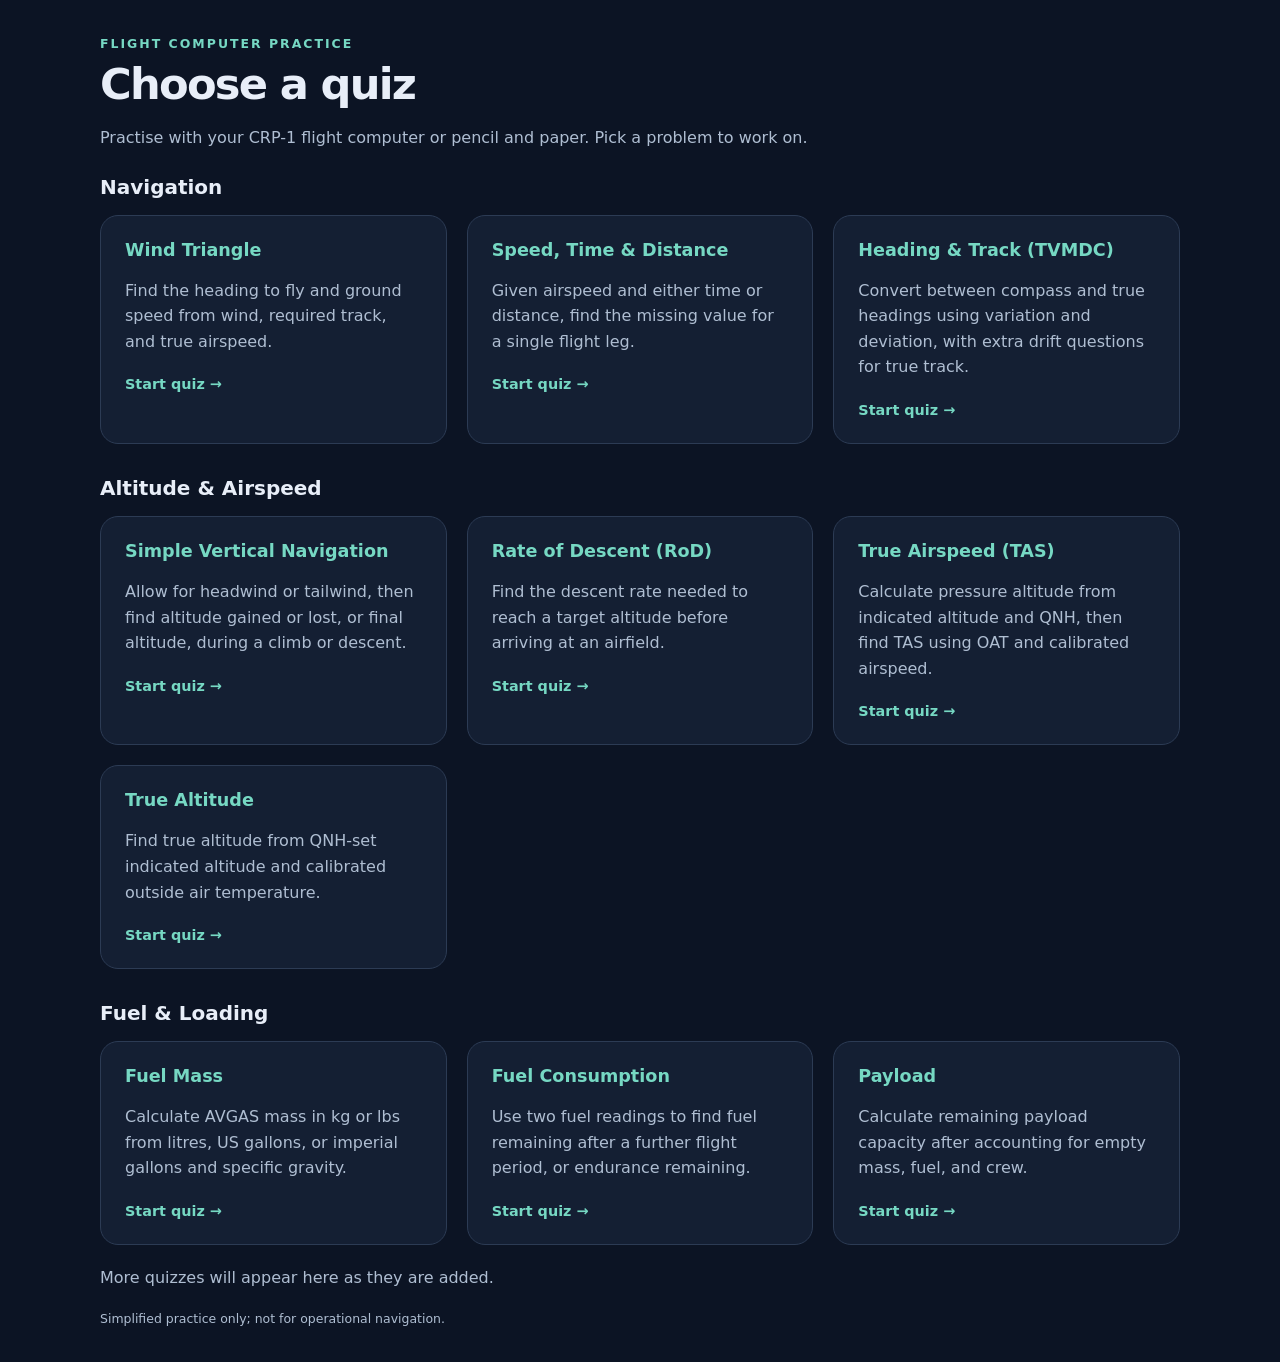
<file: index.html>
<!doctype html>
<html lang="en">
<head>
  <meta charset="utf-8">
  <meta name="viewport" content="width=device-width, initial-scale=1">
  <meta name="color-scheme" content="dark">
  <title>Flight Computer Quizzes</title>
  <link rel="stylesheet" href="assets/theme.css">
</head>
<body>
  <main>
    <header>
      <div class="eyebrow">Flight computer practice</div>
      <h1>Choose a quiz</h1>
      <p class="muted">Practise with your CRP-1 flight computer or pencil and paper. Pick a problem to work on.</p>
    </header>
    <nav aria-label="Available quizzes">
      <section class="quiz-group" aria-labelledby="navigation-topic">
        <h2 id="navigation-topic">Navigation</h2>
        <ul class="quiz-list">
          <li>
            <a class="panel quiz-card" href="wind-triangle-quiz.html">
              <h3>Wind Triangle</h3>
              <p class="muted">Find the heading to fly and ground speed from wind, required track, and true airspeed.</p>
              <span class="quiz-action">Start quiz &rarr;</span>
            </a>
          </li>
          <li>
            <a class="panel quiz-card" href="speed-time-distance-quiz.html">
              <h3>Speed, Time &amp; Distance</h3>
              <p class="muted">Given airspeed and either time or distance, find the missing value for a single flight leg.</p>
              <span class="quiz-action">Start quiz &rarr;</span>
            </a>
          </li>
          <li>
            <a class="panel quiz-card" href="heading-track-quiz.html">
              <h3>Heading &amp; Track (TVMDC)</h3>
              <p class="muted">Convert between compass and true headings using variation and deviation, with extra drift questions for true track.</p>
              <span class="quiz-action">Start quiz &rarr;</span>
            </a>
          </li>
        </ul>
      </section>
      <section class="quiz-group" aria-labelledby="altitude-topic">
        <h2 id="altitude-topic">Altitude &amp; Airspeed</h2>
        <ul class="quiz-list">
          <li>
            <a class="panel quiz-card" href="simple-vertical-navigation-quiz.html">
              <h3>Simple Vertical Navigation</h3>
              <p class="muted">Allow for headwind or tailwind, then find altitude gained or lost, or final altitude, during a climb or descent.</p>
              <span class="quiz-action">Start quiz &rarr;</span>
            </a>
          </li>
          <li>
            <a class="panel quiz-card" href="rate-of-descent-quiz.html">
              <h3>Rate of Descent (RoD)</h3>
              <p class="muted">Find the descent rate needed to reach a target altitude before arriving at an airfield.</p>
              <span class="quiz-action">Start quiz &rarr;</span>
            </a>
          </li>
          <li>
            <a class="panel quiz-card" href="true-airspeed-quiz.html">
              <h3>True Airspeed (TAS)</h3>
              <p class="muted">Calculate pressure altitude from indicated altitude and QNH, then find TAS using OAT and calibrated airspeed.</p>
              <span class="quiz-action">Start quiz &rarr;</span>
            </a>
          </li>
          <li>
            <a class="panel quiz-card" href="true-altitude-quiz.html">
              <h3>True Altitude</h3>
              <p class="muted">Find true altitude from QNH-set indicated altitude and calibrated outside air temperature.</p>
              <span class="quiz-action">Start quiz &rarr;</span>
            </a>
          </li>
        </ul>
      </section>
      <section class="quiz-group" aria-labelledby="fuel-topic">
        <h2 id="fuel-topic">Fuel &amp; Loading</h2>
        <ul class="quiz-list">
          <li>
            <a class="panel quiz-card" href="fuel-mass-quiz.html">
              <h3>Fuel Mass</h3>
              <p class="muted">Calculate AVGAS mass in kg or lbs from litres, US gallons, or imperial gallons and specific gravity.</p>
              <span class="quiz-action">Start quiz &rarr;</span>
            </a>
          </li>
          <li>
            <a class="panel quiz-card" href="fuel-consumption-quiz.html">
              <h3>Fuel Consumption</h3>
              <p class="muted">Use two fuel readings to find fuel remaining after a further flight period, or endurance remaining.</p>
              <span class="quiz-action">Start quiz &rarr;</span>
            </a>
          </li>
          <li>
            <a class="panel quiz-card" href="payload-quiz.html">
              <h3>Payload</h3>
              <p class="muted">Calculate remaining payload capacity after accounting for empty mass, fuel, and crew.</p>
              <span class="quiz-action">Start quiz &rarr;</span>
            </a>
          </li>
        </ul>
      </section>
    </nav>
    <p class="muted">More quizzes will appear here as they are added.</p>
    <footer>Simplified practice only; not for operational navigation.</footer>
  </main>
</body>
</html>
</file>
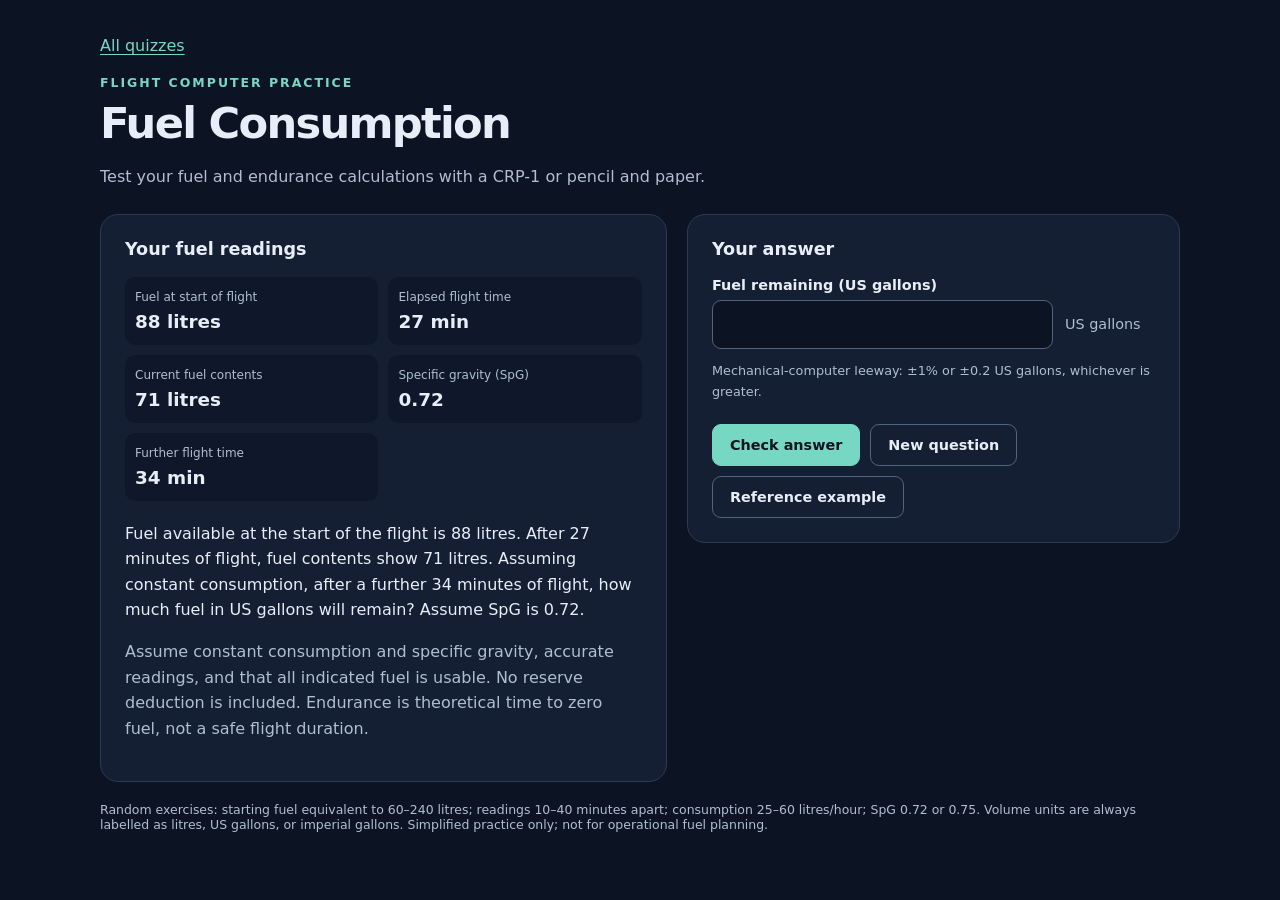
<file: fuel-consumption-quiz.html>
<!doctype html>
<html lang="en">
<head>
  <meta charset="utf-8">
  <meta name="viewport" content="width=device-width, initial-scale=1">
  <meta name="color-scheme" content="dark">
  <title>Fuel Consumption | Navigation Quiz</title>
  <link rel="stylesheet" href="assets/theme.css">
  <style>
    .parameters { grid-template-columns: repeat(2, minmax(0, 1fr)); }
    .unit { width: 90px; flex-shrink: 0; font-size: .9rem; }
  </style>
</head>
<body>
  <main>
    <header>
      <nav aria-label="Quiz navigation"><a href="index.html">All quizzes</a></nav>
      <div class="eyebrow">Flight computer practice</div>
      <h1>Fuel Consumption</h1>
      <p class="muted">Test your fuel and endurance calculations with a CRP-1 or pencil and paper.</p>
    </header>
    <div class="layout">
      <section class="panel" aria-labelledby="scenario-title">
        <h2 id="scenario-title">Your fuel readings</h2>
        <dl class="parameters">
          <div><dt>Fuel at start of flight</dt><dd id="initial-value"></dd></div>
          <div><dt>Elapsed flight time</dt><dd id="elapsed-value"></dd></div>
          <div><dt>Current fuel contents</dt><dd id="current-value"></dd></div>
          <div><dt>Specific gravity (SpG)</dt><dd id="spg-value"></dd></div>
          <div id="further-parameter" hidden><dt>Further flight time</dt><dd id="further-value"></dd></div>
        </dl>
        <p id="question-text"></p>
        <p class="muted">Assume constant consumption and specific gravity, accurate readings, and that all indicated fuel is usable. No reserve deduction is included. Endurance is theoretical time to zero fuel, not a safe flight duration.</p>
      </section>
      <section class="panel" aria-labelledby="answer-title">
        <h2 id="answer-title">Your answer</h2>
        <form id="quiz-form">
          <label id="answer-label" for="answer">Fuel remaining</label>
          <div class="input-row">
            <input id="answer" name="answer" type="number" min="0" step="any" required inputmode="decimal" autocomplete="off" aria-describedby="tolerance">
            <span id="answer-unit" class="unit"></span>
          </div>
          <p id="tolerance" class="muted tolerance"></p>
          <div class="buttons">
            <button class="primary" type="submit">Check answer</button>
            <button id="new-question" type="button">New question</button>
            <button id="reference-example" type="button">Reference example</button>
          </div>
        </form>
        <div id="feedback" role="status" aria-live="polite" aria-atomic="true" hidden></div>
      </section>
    </div>
    <footer>Random exercises: starting fuel equivalent to 60&ndash;240 litres; readings 10&ndash;40 minutes apart; consumption 25&ndash;60 litres/hour; SpG 0.72 or 0.75. Volume units are always labelled as litres, US gallons, or imperial gallons. Simplified practice only; not for operational fuel planning.</footer>
  </main>
  <script src="assets/fuel.js"></script>
  <script>
    "use strict";

    const ANSWER_UNITS = Object.freeze({
      litres: { label: VOLUME_UNITS.litres.label, minimumTolerance: 0.5 },
      usGallons: { label: VOLUME_UNITS.usGallons.label, minimumTolerance: 0.2 },
      imperialGallons: { label: VOLUME_UNITS.imperialGallons.label, minimumTolerance: 0.2 },
      kg: MASS_UNITS.kg,
      lbs: MASS_UNITS.lbs,
      minutes: { label: "min", minimumTolerance: 1 }
    });

    function solveFuelConsumption({ kind, initialQuantity, currentQuantity, volumeUnit, elapsedMinutes, furtherMinutes, specificGravity, answerUnit }) {
      if (kind !== "fuel" && kind !== "endurance") {
        throw new Error("Question must ask for fuel remaining or endurance remaining.");
      }
      if (!Object.hasOwn(ANSWER_UNITS, answerUnit) ||
          (kind === "endurance" ? answerUnit !== "minutes" : answerUnit === "minutes")) {
        throw new Error("Answer unit must match the requested fuel quantity or endurance.");
      }
      if (![initialQuantity, currentQuantity, elapsedMinutes, specificGravity].every(Number.isFinite) ||
          currentQuantity < 0 || initialQuantity <= currentQuantity || elapsedMinutes <= 0 || specificGravity <= 0) {
        throw new Error("Fuel must decrease between readings; time and specific gravity must be finite and positive.");
      }
      const usedVolume = initialQuantity - currentQuantity;
      const burnPerMinute = usedVolume / elapsedMinutes;
      const burnLitresPerHour = fuelVolumeToLitres(usedVolume, volumeUnit) * 60 / elapsedMinutes;
      const enduranceMinutes = currentQuantity / burnPerMinute;
      if (![burnPerMinute, burnLitresPerHour].every(value => Number.isFinite(value) && value > 0) ||
          !Number.isFinite(enduranceMinutes) || enduranceMinutes < 0) {
        throw new Error("Fuel readings must yield finite consumption and endurance.");
      }
      const common = { usedVolume, burnPerMinute, burnLitresPerHour, enduranceMinutes, answerUnit };
      if (kind === "endurance") return { ...common, answer: enduranceMinutes };
      if (!Number.isFinite(furtherMinutes) || furtherMinutes < 0 || furtherMinutes > enduranceMinutes) {
        throw new Error("Further flight time must be finite, nonnegative, and no longer than remaining endurance.");
      }
      const remainingVolume = furtherMinutes === enduranceMinutes ? 0 : currentQuantity - burnPerMinute * furtherMinutes;
      const remainingLitres = fuelVolumeToLitres(remainingVolume, volumeUnit);
      const answer = fuelQuantityFromLitres(remainingLitres, answerUnit, specificGravity);
      return { ...common, remainingVolume, remainingLitres, answer };
    }

    function gradeConsumption(answer, solution) {
      if (!Object.hasOwn(ANSWER_UNITS, solution.answerUnit) ||
          !Number.isFinite(answer) || answer < 0 || !Number.isFinite(solution.answer) || solution.answer < 0) {
        throw new Error("Answer and solution must be finite, nonnegative quantities in a supported unit.");
      }
      const tolerance = Math.max(ANSWER_UNITS[solution.answerUnit].minimumTolerance, solution.answer * 0.01);
      const error = Math.abs(answer - solution.answer);
      return { error, tolerance, passed: error <= tolerance + 1e-9 };
    }

    function randomInt(min, max) {
      return Math.floor(Math.random() * (max - min + 1)) + min;
    }

    function generateQuestion() {
      const volumeUnits = Object.keys(VOLUME_UNITS);
      const volumeUnit = volumeUnits[randomInt(0, volumeUnits.length - 1)];
      const litresPerUnit = VOLUME_UNITS[volumeUnit].litresPerUnit;
      const initialQuantity = randomInt(Math.ceil(60 / litresPerUnit), Math.floor(240 / litresPerUnit));
      const elapsedMinutes = randomInt(10, 40);
      const minUsed = Math.ceil(25 * elapsedMinutes / (60 * litresPerUnit));
      const maxUsed = Math.min(Math.floor(initialQuantity / 2), Math.floor(60 * elapsedMinutes / (60 * litresPerUnit)));
      const usedVolume = randomInt(minUsed, maxUsed);
      const currentQuantity = initialQuantity - usedVolume;
      const kind = Math.random() < 0.5 ? "fuel" : "endurance";
      const question = {
        kind, initialQuantity, currentQuantity, volumeUnit, elapsedMinutes,
        specificGravity: Math.random() < 0.5 ? 0.72 : 0.75, answerUnit: "minutes"
      };
      if (kind === "fuel") {
        const fuelUnits = [...Object.keys(VOLUME_UNITS), ...Object.keys(MASS_UNITS)];
        question.answerUnit = fuelUnits[randomInt(0, fuelUnits.length - 1)];
        const enduranceMinutes = currentQuantity * elapsedMinutes / usedVolume;
        question.furtherMinutes = randomInt(10, Math.min(180, Math.floor(enduranceMinutes * 0.8)));
      }
      return question;
    }

    const byId = id => document.getElementById(id);
    const form = byId("quiz-form");
    const feedback = byId("feedback");
    const answer = byId("answer");
    let question;
    let solution;

    function clearFeedback() {
      feedback.hidden = true;
      feedback.className = "";
      feedback.replaceChildren();
    }

    function setQuestion(next) {
      const nextSolution = solveFuelConsumption(next);
      question = next;
      solution = nextSolution;
      form.reset();
      clearFeedback();
      const volumeLabel = VOLUME_UNITS[question.volumeUnit].label;
      const answerLabel = ANSWER_UNITS[question.answerUnit].label;
      byId("initial-value").textContent = `${question.initialQuantity} ${volumeLabel}`;
      byId("elapsed-value").textContent = `${question.elapsedMinutes} min`;
      byId("current-value").textContent = `${question.currentQuantity} ${volumeLabel}`;
      byId("spg-value").textContent = String(question.specificGravity);
      byId("further-parameter").hidden = question.kind !== "fuel";
      byId("further-value").textContent = question.kind === "fuel" ? `${question.furtherMinutes} min` : "";
      const readings = `Fuel available at the start of the flight is ${question.initialQuantity} ${volumeLabel}. ` +
        `After ${question.elapsedMinutes} minutes of flight, fuel contents show ${question.currentQuantity} ${volumeLabel}. `;
      byId("question-text").textContent = readings + (question.kind === "fuel"
        ? `Assuming constant consumption, after a further ${question.furtherMinutes} minutes of flight, how much fuel in ${answerLabel} will remain? Assume SpG is ${question.specificGravity}.`
        : `Assuming constant consumption, how many further minutes of flight remain from the current reading until fuel reaches zero? Assume SpG is ${question.specificGravity}.`);
      byId("answer-label").textContent = question.kind === "fuel" ? `Fuel remaining (${answerLabel})` : "Endurance remaining (minutes)";
      byId("answer-unit").textContent = answerLabel;
      byId("tolerance").textContent =
        `Mechanical-computer leeway: \u00b11% or \u00b1${ANSWER_UNITS[question.answerUnit].minimumTolerance} ${answerLabel}, whichever is greater.`;
    }

    form.addEventListener("input", clearFeedback);
    form.addEventListener("submit", event => {
      event.preventDefault();
      if (!form.reportValidity()) return;
      const result = gradeConsumption(answer.valueAsNumber, solution);
      feedback.hidden = false;
      feedback.className = result.passed ? "success" : "retry";
      feedback.replaceChildren();
      const title = document.createElement("strong");
      title.textContent = result.passed ? "Correct within mechanical-computer tolerance." : "Outside tolerance. Compare your calculation below.";
      feedback.appendChild(title);
      const volumeLabel = VOLUME_UNITS[question.volumeUnit].label;
      const answerLabel = ANSWER_UNITS[question.answerUnit].label;
      const texts = [
        `${question.kind === "fuel" ? "Fuel" : "Endurance"} remaining: ${solution.answer.toFixed(1)} ${answerLabel}.`,
        `Fuel consumed: ${question.initialQuantity} - ${question.currentQuantity} = ${solution.usedVolume} ${volumeLabel}.`,
        `Consumption: ${solution.usedVolume} / ${question.elapsedMinutes} = ${solution.burnPerMinute.toFixed(4)} ${volumeLabel}/min (${solution.burnLitresPerHour.toFixed(2)} litres/hour).`
      ];
      if (question.kind === "fuel") {
        texts.push(
          `Fuel remaining after the further flight period: ${question.currentQuantity} - (${solution.burnPerMinute.toFixed(4)} \u00d7 ${question.furtherMinutes}) = ${solution.remainingVolume.toFixed(3)} ${volumeLabel}.`,
          `Equivalent fuel remaining: ${solution.remainingLitres.toFixed(3)} litres.`,
          `Mass remaining: ${solution.remainingLitres.toFixed(3)} \u00d7 ${question.specificGravity} = ${fuelQuantityFromLitres(solution.remainingLitres, "kg", question.specificGravity).toFixed(3)} kg, or ${fuelQuantityFromLitres(solution.remainingLitres, "lbs", question.specificGravity).toFixed(3)} lbs.`
        );
      } else {
        texts.push(`Endurance from the current reading: ${question.currentQuantity} / ${solution.burnPerMinute.toFixed(4)} = ${solution.enduranceMinutes.toFixed(1)} min. Specific gravity does not change this volume-based time calculation.`);
      }
      texts.push(`Your error: ${result.error.toFixed(2)} ${answerLabel}. Allowed leeway: \u00b1${result.tolerance.toFixed(2)} ${answerLabel}.`);
      for (const text of texts) {
        const paragraph = document.createElement("p");
        paragraph.className = "answer";
        paragraph.textContent = text;
        feedback.appendChild(paragraph);
      }
    });

    byId("new-question").addEventListener("click", () => {
      setQuestion(generateQuestion());
      answer.focus();
    });
    byId("reference-example").addEventListener("click", () => {
      setQuestion({
        kind: "fuel", initialQuantity: 42, currentQuantity: 36, volumeUnit: "usGallons",
        elapsedMinutes: 24, furtherMinutes: 48, specificGravity: 0.75, answerUnit: "kg"
      });
      answer.focus();
    });
    setQuestion(generateQuestion());
  </script>
</body>
</html>
</file>
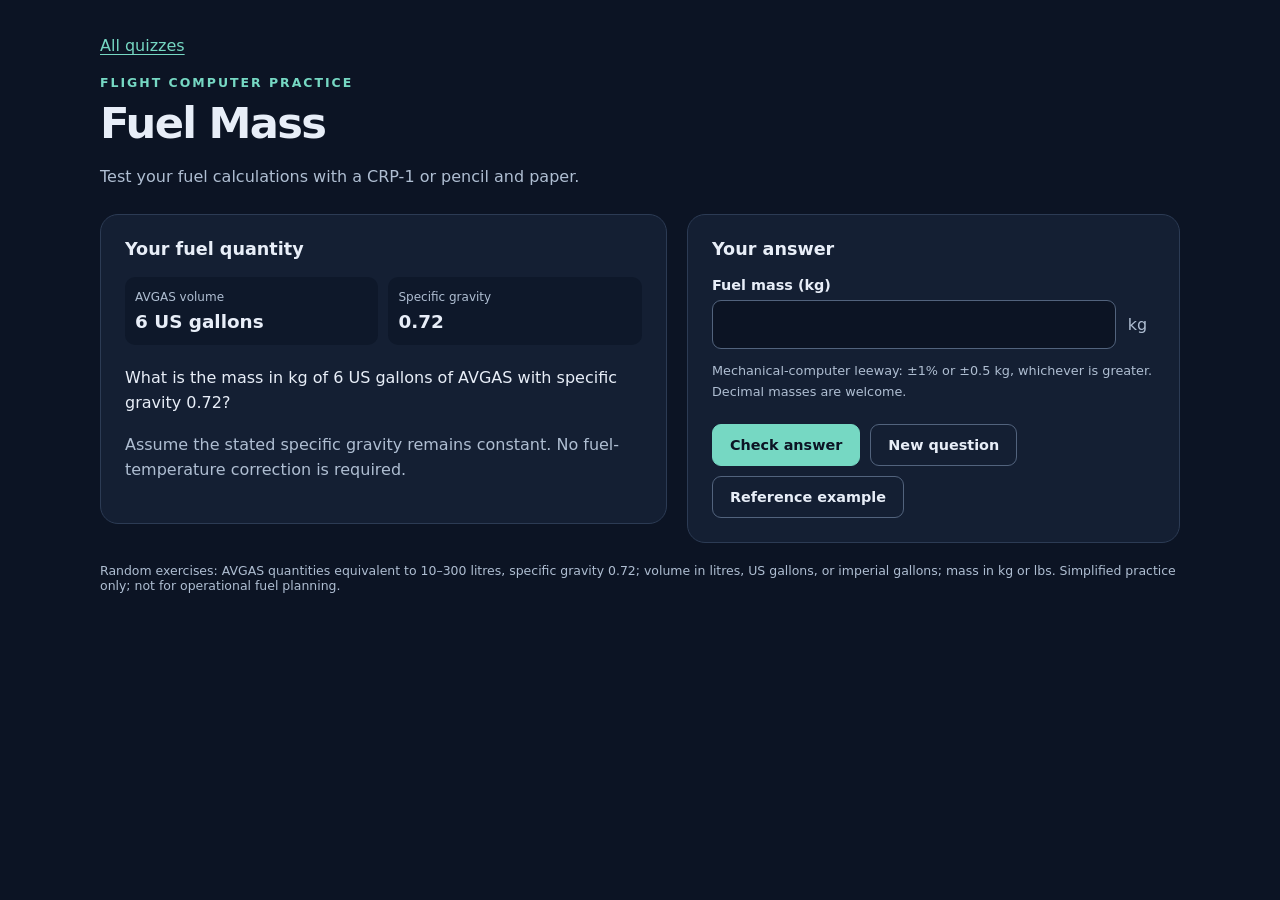
<file: fuel-mass-quiz.html>
<!doctype html>
<html lang="en">
<head>
  <meta charset="utf-8">
  <meta name="viewport" content="width=device-width, initial-scale=1">
  <meta name="color-scheme" content="dark">
  <title>Fuel Mass | Navigation Quiz</title>
  <link rel="stylesheet" href="assets/theme.css">
  <style>
    .parameters { grid-template-columns: repeat(2, minmax(0, 1fr)); }
  </style>
</head>
<body>
  <main>
    <header>
      <nav aria-label="Quiz navigation"><a href="index.html">All quizzes</a></nav>
      <div class="eyebrow">Flight computer practice</div>
      <h1>Fuel Mass</h1>
      <p class="muted">Test your fuel calculations with a CRP-1 or pencil and paper.</p>
    </header>
    <div class="layout">
      <section class="panel" aria-labelledby="scenario-title">
        <h2 id="scenario-title">Your fuel quantity</h2>
        <dl class="parameters">
          <div><dt>AVGAS volume</dt><dd id="volume-value"></dd></div>
          <div><dt>Specific gravity</dt><dd id="specific-gravity-value"></dd></div>
        </dl>
        <p id="question-text"></p>
        <p class="muted">Assume the stated specific gravity remains constant. No fuel-temperature correction is required.</p>
      </section>
      <section class="panel" aria-labelledby="answer-title">
        <h2 id="answer-title">Your answer</h2>
        <form id="quiz-form">
          <label id="mass-label" for="mass">Fuel mass</label>
          <div class="input-row">
            <input id="mass" name="mass" type="number" min="0.01" step="any" required inputmode="decimal" autocomplete="off" aria-describedby="tolerance">
            <span id="mass-unit" class="unit"></span>
          </div>
          <p id="tolerance" class="muted tolerance"></p>
          <div class="buttons">
            <button class="primary" type="submit">Check answer</button>
            <button id="new-question" type="button">New question</button>
            <button id="reference-example" type="button">Reference example</button>
          </div>
        </form>
        <div id="feedback" role="status" aria-live="polite" aria-atomic="true" hidden></div>
      </section>
    </div>
    <footer>Random exercises: AVGAS quantities equivalent to 10&ndash;300 litres, specific gravity 0.72; volume in litres, US gallons, or imperial gallons; mass in kg or lbs. Simplified practice only; not for operational fuel planning.</footer>
  </main>
  <script src="assets/fuel.js"></script>
  <script>
    "use strict";

    const AVGAS_SPECIFIC_GRAVITY = 0.72;

    function solveFuelMass({ quantity, volumeUnit, specificGravity, massUnit }) {
      if (!Object.hasOwn(VOLUME_UNITS, volumeUnit) || !Object.hasOwn(MASS_UNITS, massUnit)) {
        throw new Error("Volume must be in litres, US gallons, or imperial gallons; mass must be in kg or lbs.");
      }
      if (!Number.isFinite(quantity) || quantity <= 0 || !Number.isFinite(specificGravity) || specificGravity <= 0) {
        throw new Error("Fuel quantity and specific gravity must be finite and positive.");
      }
      const litres = fuelVolumeToLitres(quantity, volumeUnit);
      const kg = fuelQuantityFromLitres(litres, "kg", specificGravity);
      const lbs = fuelQuantityFromLitres(litres, "lbs", specificGravity);
      const mass = massUnit === "kg" ? kg : lbs;
      if (![litres, kg, lbs, mass].every(value => Number.isFinite(value) && value > 0)) {
        throw new Error("Fuel volume and mass must remain finite and positive.");
      }
      return { litres, kg, lbs, mass, massUnit };
    }

    function gradeMass(answer, solution) {
      if (!Object.hasOwn(MASS_UNITS, solution.massUnit) ||
          !Number.isFinite(answer) || answer <= 0 || !Number.isFinite(solution.mass) || solution.mass <= 0) {
        throw new Error("Answer and solution must be finite, positive masses in kg or lbs.");
      }
      const tolerance = Math.max(MASS_UNITS[solution.massUnit].minimumTolerance, solution.mass * 0.01);
      const error = Math.abs(answer - solution.mass);
      return { error, tolerance, passed: error <= tolerance + 1e-9 };
    }

    function randomInt(min, max) {
      return Math.floor(Math.random() * (max - min + 1)) + min;
    }

    function generateQuestion() {
      const volumeUnits = Object.keys(VOLUME_UNITS);
      const volumeUnit = volumeUnits[randomInt(0, volumeUnits.length - 1)];
      const litresPerUnit = VOLUME_UNITS[volumeUnit].litresPerUnit;
      return {
        quantity: randomInt(Math.ceil(10 / litresPerUnit), Math.floor(300 / litresPerUnit)),
        volumeUnit, specificGravity: AVGAS_SPECIFIC_GRAVITY,
        massUnit: Math.random() < 0.5 ? "kg" : "lbs"
      };
    }

    const byId = id => document.getElementById(id);
    const form = byId("quiz-form");
    const feedback = byId("feedback");
    const answer = byId("mass");
    let question;
    let solution;

    function clearFeedback() {
      feedback.hidden = true;
      feedback.className = "";
      feedback.replaceChildren();
    }

    function setQuestion(next) {
      const nextSolution = solveFuelMass(next);
      question = next;
      solution = nextSolution;
      form.reset();
      clearFeedback();
      const volumeLabel = VOLUME_UNITS[question.volumeUnit].label;
      const massLabel = MASS_UNITS[question.massUnit].label;
      byId("volume-value").textContent = `${question.quantity} ${volumeLabel}`;
      byId("specific-gravity-value").textContent = String(question.specificGravity);
      byId("question-text").textContent =
        `What is the mass in ${massLabel} of ${question.quantity} ${volumeLabel} of AVGAS with specific gravity ${question.specificGravity}?`;
      byId("mass-label").textContent = `Fuel mass (${massLabel})`;
      byId("mass-unit").textContent = massLabel;
      byId("tolerance").textContent =
        `Mechanical-computer leeway: \u00b11% or \u00b1${MASS_UNITS[question.massUnit].minimumTolerance} ${massLabel}, whichever is greater. Decimal masses are welcome.`;
    }

    form.addEventListener("input", clearFeedback);
    form.addEventListener("submit", event => {
      event.preventDefault();
      if (!form.reportValidity()) return;
      const result = gradeMass(answer.valueAsNumber, solution);
      feedback.hidden = false;
      feedback.className = result.passed ? "success" : "retry";
      feedback.replaceChildren();
      const title = document.createElement("strong");
      title.textContent = result.passed
        ? "Correct within mechanical-computer tolerance."
        : "Outside tolerance. Compare your reading below.";
      feedback.appendChild(title);
      const texts = [
        `Fuel mass: ${solution.mass.toFixed(1)} ${MASS_UNITS[question.massUnit].label}.`,
        `Equivalent masses: ${solution.kg.toFixed(1)} kg or ${solution.lbs.toFixed(1)} lbs.`
      ];
      if (question.volumeUnit !== "litres") {
        texts.push(`Volume: ${question.quantity} ${VOLUME_UNITS[question.volumeUnit].label} \u00d7 ${VOLUME_UNITS[question.volumeUnit].litresPerUnit} = ${solution.litres.toFixed(3)} litres.`);
      }
      texts.push(
        `Mass in kg: ${solution.litres.toFixed(3)} litres \u00d7 ${question.specificGravity} = ${solution.kg.toFixed(3)} kg.`,
        `Mass in lbs: ${solution.kg.toFixed(3)} / ${KG_PER_POUND} = ${solution.lbs.toFixed(3)} lbs.`,
        `Your error: ${result.error.toFixed(2)} ${question.massUnit}. Allowed leeway: \u00b1${result.tolerance.toFixed(2)} ${question.massUnit}.`
      );
      for (const text of texts) {
        const paragraph = document.createElement("p");
        paragraph.className = "answer";
        paragraph.textContent = text;
        feedback.appendChild(paragraph);
      }
    });

    byId("new-question").addEventListener("click", () => {
      setQuestion(generateQuestion());
      answer.focus();
    });
    byId("reference-example").addEventListener("click", () => {
      setQuestion({ quantity: 120, volumeUnit: "litres", specificGravity: 0.72, massUnit: "kg" });
      answer.focus();
    });
    setQuestion(generateQuestion());
  </script>
</body>
</html>
</file>
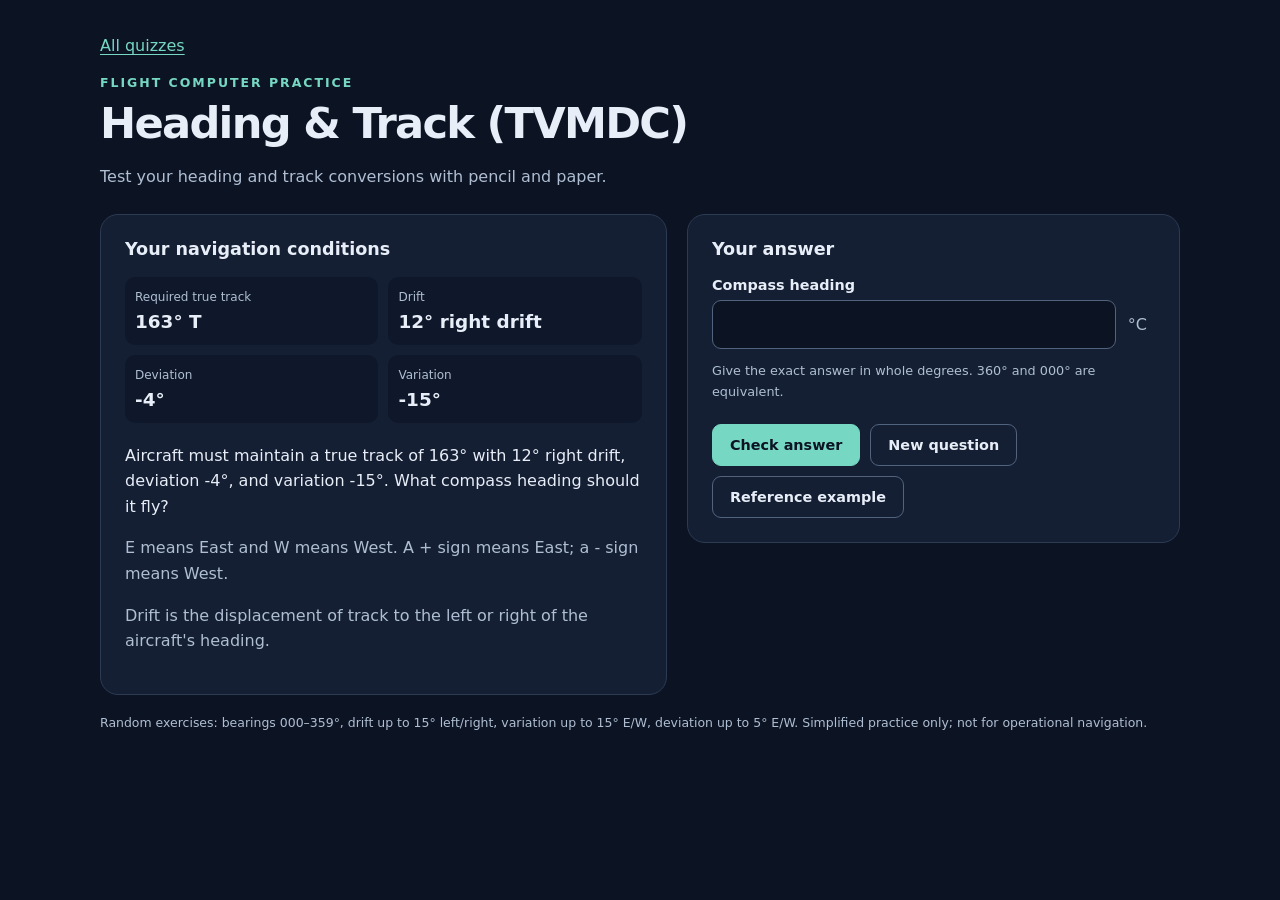
<file: heading-track-quiz.html>
<!doctype html>
<html lang="en">
<head>
  <meta charset="utf-8">
  <meta name="viewport" content="width=device-width, initial-scale=1">
  <meta name="color-scheme" content="dark">
  <title>Heading &amp; Track (TVMDC) | Navigation Quiz</title>
  <link rel="stylesheet" href="assets/theme.css">
  <style>
    .parameters { grid-template-columns: repeat(2, minmax(0, 1fr)); }
  </style>
</head>
<body>
  <main>
    <header>
      <nav aria-label="Quiz navigation"><a href="index.html">All quizzes</a></nav>
      <div class="eyebrow">Flight computer practice</div>
      <h1>Heading &amp; Track (TVMDC)</h1>
      <p class="muted">Test your heading and track conversions with pencil and paper.</p>
    </header>
    <div class="layout">
      <section class="panel" aria-labelledby="scenario-title">
        <h2 id="scenario-title">Your navigation conditions</h2>
        <dl class="parameters">
          <div><dt id="bearing-label"></dt><dd id="bearing-value"></dd></div>
          <div id="drift-parameter"><dt>Drift</dt><dd id="drift-value"></dd></div>
          <div><dt>Deviation</dt><dd id="deviation-value"></dd></div>
          <div><dt>Variation</dt><dd id="variation-value"></dd></div>
        </dl>
        <p id="question-text"></p>
        <p class="muted">E means East and W means West. A + sign means East; a - sign means West.</p>
        <p id="drift-note" class="muted">Drift is the displacement of track to the left or right of the aircraft's heading.</p>
      </section>
      <section class="panel" aria-labelledby="answer-title">
        <h2 id="answer-title">Your answer</h2>
        <form id="quiz-form">
          <label id="answer-label" for="bearing">True track</label>
          <div class="input-row">
            <input id="bearing" name="bearing" type="number" min="0" max="360" step="1" required inputmode="numeric" autocomplete="off" aria-describedby="answer-note">
            <span id="answer-unit" class="unit">&deg;T</span>
          </div>
          <p id="answer-note" class="muted tolerance">Give the exact answer in whole degrees. 360&deg; and 000&deg; are equivalent.</p>
          <div class="buttons">
            <button class="primary" type="submit">Check answer</button>
            <button id="new-question" type="button">New question</button>
            <button id="reference-example" type="button">Reference example</button>
          </div>
        </form>
        <div id="feedback" role="status" aria-live="polite" aria-atomic="true" hidden></div>
      </section>
    </div>
    <footer>Random exercises: bearings 000&ndash;359&deg;, drift up to 15&deg; left/right, variation up to 15&deg; E/W, deviation up to 5&deg; E/W. Simplified practice only; not for operational navigation.</footer>
  </main>
  <script src="assets/bearings.js"></script>
  <script>
    "use strict";

    const CONVERSIONS = Object.freeze({
      toTrack: {
        sourceLabel: "Compass heading", sourceUnit: "C", fromCompass: true,
        targetLabel: "True track", targetUnit: "T", targetKey: "trueTrack", hasDrift: true
      },
      toCompass: {
        sourceLabel: "Required true track", sourceUnit: "T", fromCompass: false,
        targetLabel: "Compass heading", targetUnit: "C", targetKey: "compassHeading", hasDrift: true
      },
      toTrueHeading: {
        sourceLabel: "Compass heading", sourceUnit: "C", fromCompass: true,
        targetLabel: "True heading", targetUnit: "T", targetKey: "trueHeading", hasDrift: false
      },
      fromTrueHeading: {
        sourceLabel: "Required true heading", sourceUnit: "T", fromCompass: false,
        targetLabel: "Compass heading", targetUnit: "C", targetKey: "compassHeading", hasDrift: false
      }
    });

    function solveHeadingTrack({ direction, bearing, drift, deviation, variation }) {
      if (!Object.hasOwn(CONVERSIONS, direction)) {
        throw new Error("Question must convert between compass heading and true heading or true track.");
      }
      const conversion = CONVERSIONS[direction];
      const corrections = conversion.hasDrift ? [drift, deviation, variation] : [deviation, variation];
      if (![bearing, ...corrections].every(Number.isFinite) ||
          bearing < 0 || bearing > 360 || corrections.some(angle => Math.abs(angle) > 180)) {
        throw new Error("Bearing must be 0 through 360 degrees; signed corrections must be finite and within 180 degrees.");
      }
      let trueTrack, trueHeading, magneticHeading, compassHeading;
      if (conversion.fromCompass) {
        compassHeading = normalize(bearing);
        magneticHeading = normalize(compassHeading + deviation);
        trueHeading = normalize(magneticHeading + variation);
        if (conversion.hasDrift) trueTrack = normalize(trueHeading + drift);
      } else {
        if (conversion.hasDrift) {
          trueTrack = normalize(bearing);
          trueHeading = normalize(trueTrack - drift);
        } else {
          trueHeading = normalize(bearing);
        }
        magneticHeading = normalize(trueHeading - variation);
        compassHeading = normalize(magneticHeading - deviation);
      }
      const solution = { trueHeading, magneticHeading, compassHeading };
      if (conversion.hasDrift) solution.trueTrack = trueTrack;
      return { ...solution, answer: solution[conversion.targetKey] };
    }

    function gradeBearing(answer, solution) {
      if (![answer, solution].every(Number.isFinite) || answer < 0 || answer > 360 || solution < 0 || solution > 360) {
        throw new Error("Answer and solution must be finite bearings from 0 through 360 degrees.");
      }
      const error = Math.abs(signedAngle(answer - solution));
      return { error, passed: error <= 1e-9 };
    }

    function formatCorrection(angle, notation) {
      if (!Number.isFinite(angle) || (notation !== "signs" && notation !== "letters")) {
        throw new Error("Correction must be finite and notation must be signs or letters.");
      }
      if (angle === 0) return "0\u00b0";
      return notation === "signs"
        ? `${angle > 0 ? "+" : "-"}${Math.abs(angle)}\u00b0`
        : `${Math.abs(angle)}\u00b0 ${angle > 0 ? "E" : "W"}`;
    }

    function formatDrift(drift) {
      return drift === 0 ? "No drift" : `${Math.abs(drift)}\u00b0 ${drift < 0 ? "left" : "right"} drift`;
    }

    function randomInt(min, max) {
      return Math.floor(Math.random() * (max - min + 1)) + min;
    }

    function generateQuestion() {
      const directions = Object.keys(CONVERSIONS);
      const direction = directions[randomInt(0, directions.length - 1)];
      const question = {
        direction, bearing: randomInt(0, 359),
        deviation: randomInt(-5, 5), variation: randomInt(-15, 15),
        notation: Math.random() < 0.5 ? "signs" : "letters"
      };
      if (CONVERSIONS[direction].hasDrift) question.drift = randomInt(-15, 15);
      return question;
    }

    const byId = id => document.getElementById(id);
    const form = byId("quiz-form");
    const feedback = byId("feedback");
    const answer = byId("bearing");
    let question;
    let solution;

    function clearFeedback() {
      feedback.hidden = true;
      feedback.className = "";
      feedback.replaceChildren();
    }

    function setQuestion(next) {
      const nextSolution = solveHeadingTrack(next);
      const deviation = formatCorrection(next.deviation, next.notation);
      const variation = formatCorrection(next.variation, next.notation);
      question = next;
      solution = nextSolution;
      form.reset();
      clearFeedback();
      const conversion = CONVERSIONS[question.direction];
      byId("bearing-label").textContent = conversion.sourceLabel;
      byId("bearing-value").textContent = `${formatBearing(question.bearing)} ${conversion.sourceUnit}`;
      byId("drift-parameter").hidden = !conversion.hasDrift;
      byId("drift-note").hidden = !conversion.hasDrift;
      byId("drift-value").textContent = conversion.hasDrift ? formatDrift(question.drift) : "";
      byId("deviation-value").textContent = deviation;
      byId("variation-value").textContent = variation;
      const conditions = `${conversion.hasDrift ? formatDrift(question.drift).toLowerCase() + ", " : ""}deviation ${deviation}, and variation ${variation}`;
      byId("question-text").textContent = conversion.fromCompass
        ? `Aircraft is on a compass heading of ${formatBearing(question.bearing)} with ${conditions}. What is the ${conversion.targetLabel.toLowerCase()}?`
        : `Aircraft must ${conversion.hasDrift ? "maintain a true track" : "fly a true heading"} of ${formatBearing(question.bearing)} with ${conditions}. What compass heading should it fly?`;
      byId("answer-label").textContent = conversion.targetLabel;
      byId("answer-unit").textContent = `\u00b0${conversion.targetUnit}`;
    }

    function calculationStep(label, start, correction, result) {
      return `${label}: ${formatBearing(start)} ${correction < 0 ? "-" : "+"} ${Math.abs(correction)}\u00b0 = ${formatBearing(result)}.`;
    }

    form.addEventListener("input", clearFeedback);
    form.addEventListener("submit", event => {
      event.preventDefault();
      if (!form.reportValidity()) return;
      const result = gradeBearing(answer.valueAsNumber, solution.answer);
      feedback.hidden = false;
      feedback.className = result.passed ? "success" : "retry";
      feedback.replaceChildren();
      const title = document.createElement("strong");
      title.textContent = result.passed ? "Correct." : "Incorrect. Compare your calculation below.";
      feedback.appendChild(title);
      const conversion = CONVERSIONS[question.direction];
      const texts = [`${conversion.targetLabel}: ${formatBearing(solution.answer)} ${conversion.targetUnit}.`];
      if (conversion.fromCompass) {
        texts.push(
          calculationStep("Magnetic heading (deviation)", solution.compassHeading, question.deviation, solution.magneticHeading),
          calculationStep("True heading (variation)", solution.magneticHeading, question.variation, solution.trueHeading)
        );
        if (conversion.hasDrift) {
          texts.push(calculationStep("True track (drift last)", solution.trueHeading, question.drift, solution.trueTrack));
        }
      } else {
        if (conversion.hasDrift) {
          texts.push(calculationStep("True heading (remove drift first)", solution.trueTrack, -question.drift, solution.trueHeading));
        }
        texts.push(
          calculationStep("Magnetic heading (variation)", solution.trueHeading, -question.variation, solution.magneticHeading),
          calculationStep("Compass heading (deviation)", solution.magneticHeading, -question.deviation, solution.compassHeading)
        );
      }
      texts.push("In TVMDC, T stands for True Heading: True Heading -> Variation -> Magnetic Heading -> Deviation -> Compass Heading.");
      if (conversion.hasDrift) texts.push("Drift is the additional conversion between true heading and true track.");
      for (const text of texts) {
        const paragraph = document.createElement("p");
        paragraph.className = "answer";
        paragraph.textContent = text;
        feedback.appendChild(paragraph);
      }
    });

    byId("new-question").addEventListener("click", () => {
      setQuestion(generateQuestion());
      answer.focus();
    });
    byId("reference-example").addEventListener("click", () => {
      setQuestion({ direction: "toTrack", bearing: 285, drift: -8, deviation: 2, variation: -5, notation: "letters" });
      answer.focus();
    });
    setQuestion(generateQuestion());
  </script>
</body>
</html>
</file>
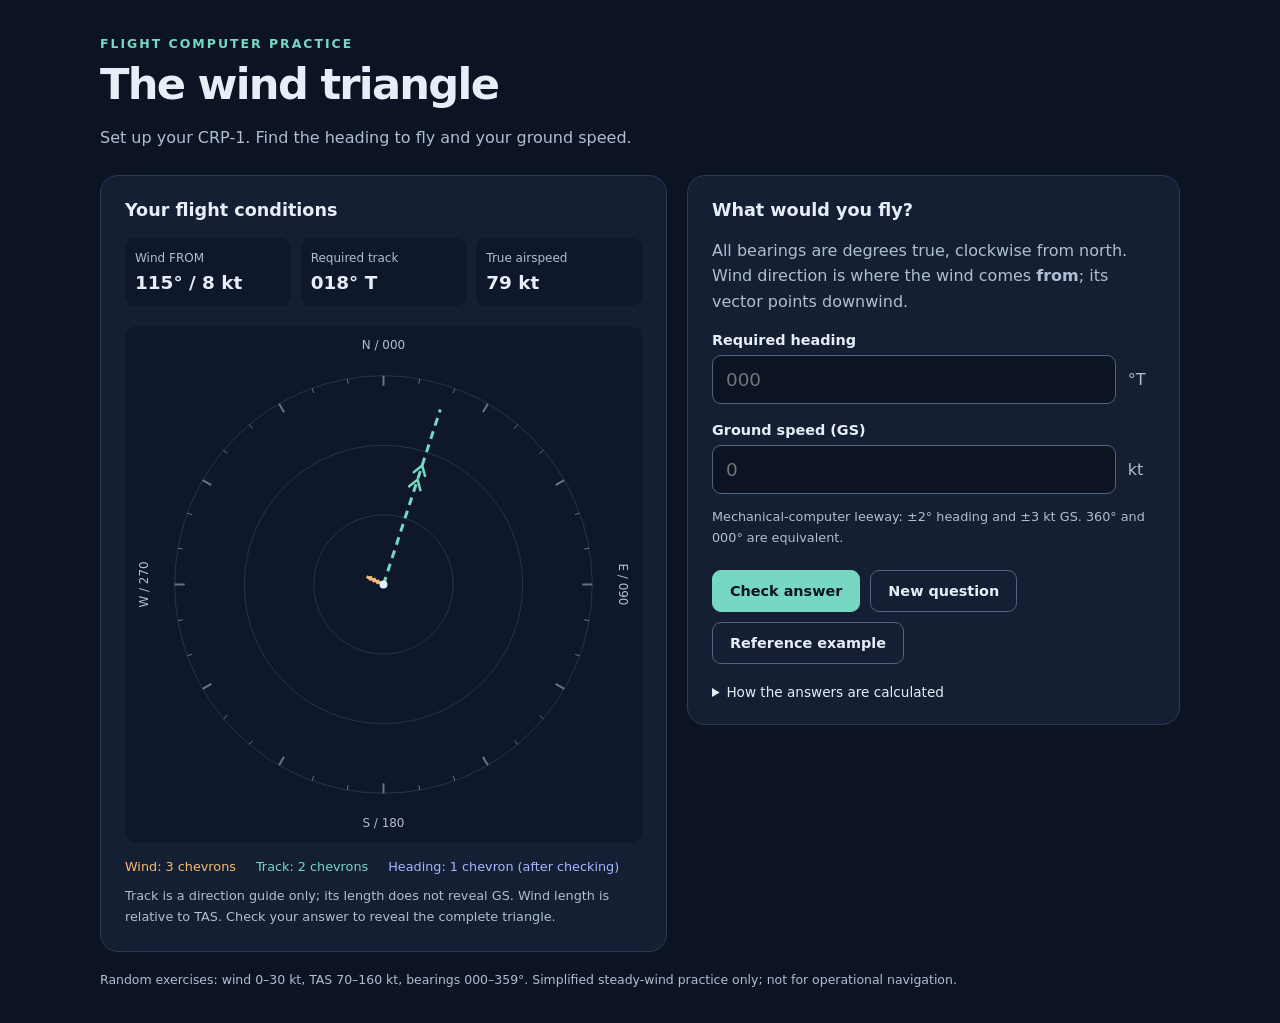
<file: navigation-quiz.html>
<!doctype html>
<html lang="en">
<head>
  <meta charset="utf-8">
  <meta name="viewport" content="width=device-width, initial-scale=1">
  <meta name="color-scheme" content="dark">
  <title>Wind Triangle | Navigation Quiz</title>
  <style>
    :root { color-scheme: dark; font-family: system-ui, sans-serif; background: #0c1424; color: #e8eef8; }
    * { box-sizing: border-box; }
    body { margin: 0; padding: 36px 20px; }
    main { max-width: 1080px; margin: auto; }
    header { margin-bottom: 24px; }
    .eyebrow { color: #76d8c3; font-size: .78rem; font-weight: 700; letter-spacing: .16em; text-transform: uppercase; }
    h1 { font-size: clamp(1.8rem, 4vw, 2.7rem); margin: 8px 0; letter-spacing: -.04em; }
    p { line-height: 1.6; }
    .muted { color: #afbed2; }
    .layout { display: grid; grid-template-columns: 1.15fr 1fr; gap: 20px; align-items: start; }
    .panel { background: #141f33; border: 1px solid #2c3b54; border-radius: 18px; padding: 24px; }
    h2 { margin: 0 0 18px; font-size: 1.1rem; }
    .parameters { display: grid; grid-template-columns: repeat(3, 1fr); gap: 10px; margin: 0 0 20px; }
    .parameters div { padding: 13px 10px; background: #0e182a; border-radius: 10px; }
    dt { font-size: .75rem; color: #afbed2; margin-bottom: 7px; }
    dd { margin: 0; font-size: 1.15rem; font-weight: 700; font-variant-numeric: tabular-nums; }
    svg { width: 100%; height: auto; display: block; background: #0e182a; border-radius: 12px; }
    .legend { display: flex; flex-wrap: wrap; gap: 10px 20px; margin: 16px 0 0; font-size: .8rem; }
    .wind { color: #f7bc71; } .track { color: #76d8c3; } .air { color: #a7b7ff; }
    .diagram-note { font-size: .8rem; min-height: 2.6em; margin-bottom: 0; }
    label { display: block; margin: 18px 0 7px; font-size: .9rem; font-weight: 600; }
    .input-row { display: flex; align-items: center; gap: 12px; }
    input { width: 100%; min-width: 0; padding: 13px; border: 1px solid #52637d; border-radius: 9px; background: #0c1424; color: #e8eef8; font: inherit; font-size: 1.15rem; }
    input:focus-visible, button:focus-visible, summary:focus-visible { outline: 3px solid #76d8c3; outline-offset: 3px; }
    .unit { width: 30px; color: #afbed2; }
    button { padding: 12px 17px; border-radius: 9px; border: 1px solid #52637d; background: transparent; color: #e8eef8; font: inherit; font-size: .9rem; font-weight: 650; cursor: pointer; }
    button:hover { background: #253650; }
    button.primary { background: #76d8c3; color: #0c1424; border-color: #76d8c3; }
    button.primary:hover { background: #9be6d6; }
    .buttons { display: flex; flex-wrap: wrap; gap: 10px; margin-top: 22px; }
    .tolerance { font-size: .8rem; }
    #feedback { margin-top: 20px; padding: 16px; border-radius: 10px; border: 1px solid #52637d; background: #0e182a; }
    #feedback[hidden] { display: none; }
    #feedback.success { border-color: #76d8c3; }
    #feedback.retry { border-color: #f7bc71; }
    #feedback p { margin: 6px 0; font-size: .9rem; }
    .answer { font-variant-numeric: tabular-nums; }
    details { margin-top: 20px; color: #afbed2; font-size: .85rem; }
    summary { cursor: pointer; color: #e8eef8; }
    code { color: #c4d0ff; overflow-wrap: anywhere; }
    footer { margin-top: 20px; font-size: .78rem; color: #afbed2; }
    @media (max-width: 760px) { body { padding: 22px 12px; } .layout { grid-template-columns: 1fr; } .panel { padding: 18px; } }
  </style>
</head>
<body>
  <main>
    <header>
      <div class="eyebrow">Flight computer practice</div>
      <h1>The wind triangle</h1>
      <p class="muted">Set up your CRP-1. Find the heading to fly and your ground speed.</p>
    </header>
    <div class="layout">
      <section class="panel" aria-labelledby="scenario-title">
        <h2 id="scenario-title">Your flight conditions</h2>
        <dl class="parameters">
          <div><dt>Wind FROM</dt><dd id="wind-value"></dd></div>
          <div><dt>Required track</dt><dd id="track-value"></dd></div>
          <div><dt>True airspeed</dt><dd id="tas-value"></dd></div>
        </dl>
        <svg id="diagram" viewBox="0 0 520 520" role="img" aria-labelledby="diagram-title diagram-description">
          <title id="diagram-title">Wind and required track</title>
          <desc id="diagram-description">North-up vector diagram. Wind has three chevrons; required track has two.</desc>
          <g id="plot"></g>
        </svg>
        <div class="legend" aria-label="Vector legend">
          <span class="wind">Wind: 3 chevrons</span>
          <span class="track">Track: 2 chevrons</span>
          <span class="air">Heading: 1 chevron (after checking)</span>
        </div>
        <p id="diagram-note" class="muted diagram-note"></p>
      </section>
      <section class="panel" aria-labelledby="answer-title">
        <h2 id="answer-title">What would you fly?</h2>
        <p class="muted">All bearings are degrees true, clockwise from north. Wind direction is where the wind comes <strong>from</strong>; its vector points downwind.</p>
        <form id="quiz-form">
          <label for="heading">Required heading</label>
          <div class="input-row">
            <input id="heading" name="heading" type="number" min="0" max="360" step="any" placeholder="000" required inputmode="decimal" autocomplete="off">
            <span class="unit">&deg;T</span>
          </div>
          <label for="ground-speed">Ground speed (GS)</label>
          <div class="input-row">
            <input id="ground-speed" name="groundSpeed" type="number" min="0.1" step="any" placeholder="0" required inputmode="decimal" autocomplete="off">
            <span class="unit">kt</span>
          </div>
          <p class="muted tolerance">Mechanical-computer leeway: &plusmn;2&deg; heading and &plusmn;3 kt GS. 360&deg; and 000&deg; are equivalent.</p>
          <div class="buttons">
            <button class="primary" type="submit">Check answer</button>
            <button id="new-question" type="button">New question</button>
            <button id="reference-example" type="button">Reference example</button>
          </div>
        </form>
        <div id="feedback" role="status" aria-live="polite" aria-atomic="true" hidden></div>
        <details>
          <summary>How the answers are calculated</summary>
          <p>Using x = east and y = north, convert the wind FROM bearing W into its velocity: <code>w = (-WS sin W, -WS cos W)</code>.</p>
          <p>For required track T, the unit vectors along and right of track are <code>t = (sin T, cos T)</code> and <code>r = (cos T, -sin T)</code>. Project the wind onto these using dot products.</p>
          <p><code>GS = sqrt(TAS&sup2; - (w &middot; r)&sup2;) + w &middot; t</code>. Then the aircraft's air velocity is <code>a = GS &times; t - w</code>. Its heading is <code>atan2(a.x, a.y)</code>, normalized to 000&ndash;359&deg;.</p>
          <p>Drift is track minus heading, wrapped to &minus;180&deg; through +180&deg;: positive is right drift; negative is left drift. Wind correction is equal and opposite.</p>
          <p>The reference uses wind FROM 030&deg; at 25 kt, TAS 90 kt, and RT 100&deg;. Exact results: heading 084.87&deg;, drift 15.13&deg; right, GS 78.33 kt. Mechanical readings of 084&deg; and 77 kt pass the stated tolerances.</p>
        </details>
      </section>
    </div>
    <footer>Random exercises: wind 0&ndash;30 kt, TAS 70&ndash;160 kt, bearings 000&ndash;359&deg;. Simplified steady-wind practice only; not for operational navigation.</footer>
  </main>
  <script>
    "use strict";

    const DEG = Math.PI / 180;
    const HEADING_TOLERANCE = 2;
    const GS_TOLERANCE = 3;

    function normalize(angle) {
      return ((angle % 360) + 360) % 360;
    }

    function signedAngle(angle) {
      return normalize(angle + 180) - 180;
    }

    function solveWindTriangle({ windFrom, windSpeed, track, tas }) {
      if (![windFrom, windSpeed, track, tas].every(Number.isFinite) || windSpeed < 0 || tas <= 0) {
        throw new Error("Wind and track must be finite bearings, wind speed nonnegative, and TAS positive.");
      }
      const wind = {
        x: -windSpeed * Math.sin(windFrom * DEG),
        y: -windSpeed * Math.cos(windFrom * DEG)
      };
      const t = { x: Math.sin(track * DEG), y: Math.cos(track * DEG) };
      const along = wind.x * t.x + wind.y * t.y;
      const cross = wind.x * t.y - wind.y * t.x;
      if (Math.abs(cross) > tas) {
        throw new Error("This crosswind exceeds the aircraft's ability to maintain the required track.");
      }
      const gs = Math.sqrt(Math.max(0, tas * tas - cross * cross)) + along;
      if (gs <= 0) {
        throw new Error("This wind prevents forward progress along the required track.");
      }
      const ground = { x: gs * t.x, y: gs * t.y };
      const air = { x: ground.x - wind.x, y: ground.y - wind.y };
      const heading = normalize(Math.atan2(air.x, air.y) / DEG);
      return { heading, gs, drift: signedAngle(track - heading), wind, ground, air };
    }

    function gradeAnswer(heading, gs, solution) {
      return {
        headingError: Math.abs(signedAngle(heading - solution.heading)),
        gsError: Math.abs(gs - solution.gs),
        headingOK: Math.abs(signedAngle(heading - solution.heading)) <= HEADING_TOLERANCE + 1e-9,
        gsOK: Math.abs(gs - solution.gs) <= GS_TOLERANCE + 1e-9
      };
    }

    function formatBearing(angle, decimals = 0) {
      const rounded = normalize(Number(normalize(angle).toFixed(decimals)));
      return rounded.toFixed(decimals).padStart(decimals ? 4 + decimals : 3, "0") + "\u00b0";
    }

    const byId = id => document.getElementById(id);
    const plot = byId("plot");
    const form = byId("quiz-form");
    const feedback = byId("feedback");
    let question;
    let solution;

    function svgElement(tag, attributes, text) {
      const element = document.createElementNS("http://www.w3.org/2000/svg", tag);
      for (const [name, value] of Object.entries(attributes)) element.setAttribute(name, value);
      if (text !== undefined) element.textContent = text;
      plot.appendChild(element);
      return element;
    }

    function drawVector(start, end, color, chevrons, dashed = false) {
      const dx = end.x - start.x;
      const dy = end.y - start.y;
      const length = Math.hypot(dx, dy);
      if (length < 0.001) return;
      const ux = dx / length;
      const uy = dy / length;
      svgElement("line", {
        x1: start.x, y1: start.y, x2: end.x, y2: end.y,
        stroke: color, "stroke-width": 3, "stroke-dasharray": dashed ? "8 6" : "none"
      });
      // Keep all chevrons on short wind vectors without exaggerating wind speed.
      const size = Math.min(10, length / (chevrons * 2 + 1));
      for (let i = 0; i < chevrons; i++) {
        const distance = length * 0.64 + (i - (chevrons - 1) / 2) * size * 1.5;
        const x = start.x + ux * distance;
        const y = start.y + uy * distance;
        svgElement("polyline", {
          points: `${x - ux * size - uy * size * .65},${y - uy * size + ux * size * .65} ${x},${y} ${x - ux * size + uy * size * .65},${y - uy * size - ux * size * .65}`,
          fill: "none", stroke: color, "stroke-width": 2.5, "stroke-linejoin": "round"
        });
      }
    }

    function drawDiagram(revealed) {
      plot.replaceChildren();
      const center = { x: 260, y: 260 };
      for (const radius of [70, 140, 210]) {
        svgElement("circle", { cx: 260, cy: 260, r: radius, fill: "none", stroke: "#253650" });
      }
      for (let bearing = 0; bearing < 360; bearing += 10) {
        const major = bearing % 30 === 0;
        const inner = major ? 200 : 205;
        svgElement("line", {
          x1: 260 + inner * Math.sin(bearing * DEG), y1: 260 - inner * Math.cos(bearing * DEG),
          x2: 260 + 210 * Math.sin(bearing * DEG), y2: 260 - 210 * Math.cos(bearing * DEG),
          stroke: "#63748e", "stroke-width": major ? 2 : 1
        });
      }
      for (const [label, bearing] of [["N / 000", 0], ["E / 090", 90], ["S / 180", 180], ["W / 270", 270]]) {
        svgElement("text", {
          x: 260 + 240 * Math.sin(bearing * DEG), y: 260 - 240 * Math.cos(bearing * DEG),
          fill: "#afbed2", "font-size": 12, "text-anchor": "middle", "dominant-baseline": "middle",
          transform: bearing === 90 || bearing === 270
            ? `rotate(${bearing === 90 ? 90 : -90},${260 + 240 * Math.sin(bearing * DEG)},260)` : ""
        }, label);
      }
      if (revealed) {
        const scale = 185 / Math.max(question.tas, solution.gs, question.windSpeed);
        const point = vector => ({ x: 260 + vector.x * scale, y: 260 - vector.y * scale });
        const airTip = point(solution.air);
        const groundTip = point(solution.ground);
        drawVector(center, groundTip, "#76d8c3", 2);
        drawVector(center, airTip, "#a7b7ff", 1);
        drawVector(airTip, groundTip, "#f7bc71", 3);
        byId("diagram-note").textContent = "Solved triangle, to one velocity scale: heading / TAS + wind = track / GS. Wind is drawn head-to-tail.";
      } else {
        const trackTip = { x: 260 + 185 * Math.sin(question.track * DEG), y: 260 - 185 * Math.cos(question.track * DEG) };
        drawVector(center, trackTip, "#76d8c3", 2, true);
        const scale = 185 / question.tas;
        drawVector(center, { x: 260 + solution.wind.x * scale, y: 260 - solution.wind.y * scale }, "#f7bc71", 3);
        byId("diagram-note").textContent = "Track is a direction guide only; its length does not reveal GS. Wind length is relative to TAS. Check your answer to reveal the complete triangle.";
      }
      svgElement("circle", { cx: 260, cy: 260, r: 4, fill: "#e8eef8" });
      if (question.windSpeed === 0) {
        svgElement("text", { x: 260, y: 290, fill: "#f7bc71", "font-size": 13, "text-anchor": "middle" }, "Calm: zero wind vector");
      }
      byId("diagram-title").textContent = revealed ? "Solved wind triangle" : "Wind and required track";
      byId("diagram-description").textContent =
        `North-up. Required track ${formatBearing(question.track)}, two chevrons. Wind from ${formatBearing(question.windFrom)} at ${question.windSpeed} knots, three chevrons pointing downwind.` +
        (revealed ? ` Heading ${formatBearing(solution.heading, 2)}, one chevron. Ground speed ${solution.gs.toFixed(2)} knots. Vectors share one scale.` : " Heading and ground speed are not shown. Track length is arbitrary.");
    }

    function randomInt(min, max) {
      return Math.floor(Math.random() * (max - min + 1)) + min;
    }

    function setQuestion(next) {
      question = next;
      solution = solveWindTriangle(question);
      byId("wind-value").textContent = `${formatBearing(question.windFrom)} / ${question.windSpeed} kt`;
      byId("track-value").textContent = `${formatBearing(question.track)} T`;
      byId("tas-value").textContent = `${question.tas} kt`;
      form.reset();
      feedback.hidden = true;
      feedback.replaceChildren();
      drawDiagram(false);
    }

    function newQuestion() {
      setQuestion({
        windFrom: randomInt(0, 359), windSpeed: randomInt(0, 30),
        track: randomInt(0, 359), tas: randomInt(70, 160)
      });
    }

    form.addEventListener("submit", event => {
      event.preventDefault();
      if (!form.reportValidity()) return;
      const heading = byId("heading").valueAsNumber;
      const gs = byId("ground-speed").valueAsNumber;
      if (!Number.isFinite(heading) || !Number.isFinite(gs)) return;
      const result = gradeAnswer(heading, gs, solution);
      const passed = result.headingOK && result.gsOK;
      const drift = Math.abs(solution.drift) < 0.005
        ? "No drift"
        : `${Math.abs(solution.drift).toFixed(2)}\u00b0 ${solution.drift > 0 ? "right" : "left"}`;
      feedback.hidden = false;
      feedback.className = passed ? "success" : "retry";
      feedback.replaceChildren();
      const title = document.createElement("strong");
      title.textContent = passed ? "Correct within mechanical-computer tolerance." : "Outside tolerance. Compare your readings below.";
      feedback.appendChild(title);
      for (const text of [
        `Heading: ${formatBearing(solution.heading, 2)} T | GS: ${solution.gs.toFixed(2)} kt`,
        `Drift: ${drift}.`,
        `Heading ${result.headingOK ? "within tolerance" : "outside tolerance"} (${result.headingError.toFixed(2)}\u00b0 error). GS ${result.gsOK ? "within tolerance" : "outside tolerance"} (${result.gsError.toFixed(2)} kt error).`
      ]) {
        const paragraph = document.createElement("p");
        paragraph.className = "answer";
        paragraph.textContent = text;
        feedback.appendChild(paragraph);
      }
      drawDiagram(true);
    });

    byId("new-question").addEventListener("click", () => {
      newQuestion();
      byId("heading").focus();
    });
    byId("reference-example").addEventListener("click", () => {
      setQuestion({ windFrom: 30, windSpeed: 25, track: 100, tas: 90 });
      byId("heading").focus();
    });
    newQuestion();
  </script>
</body>
</html>
</file>
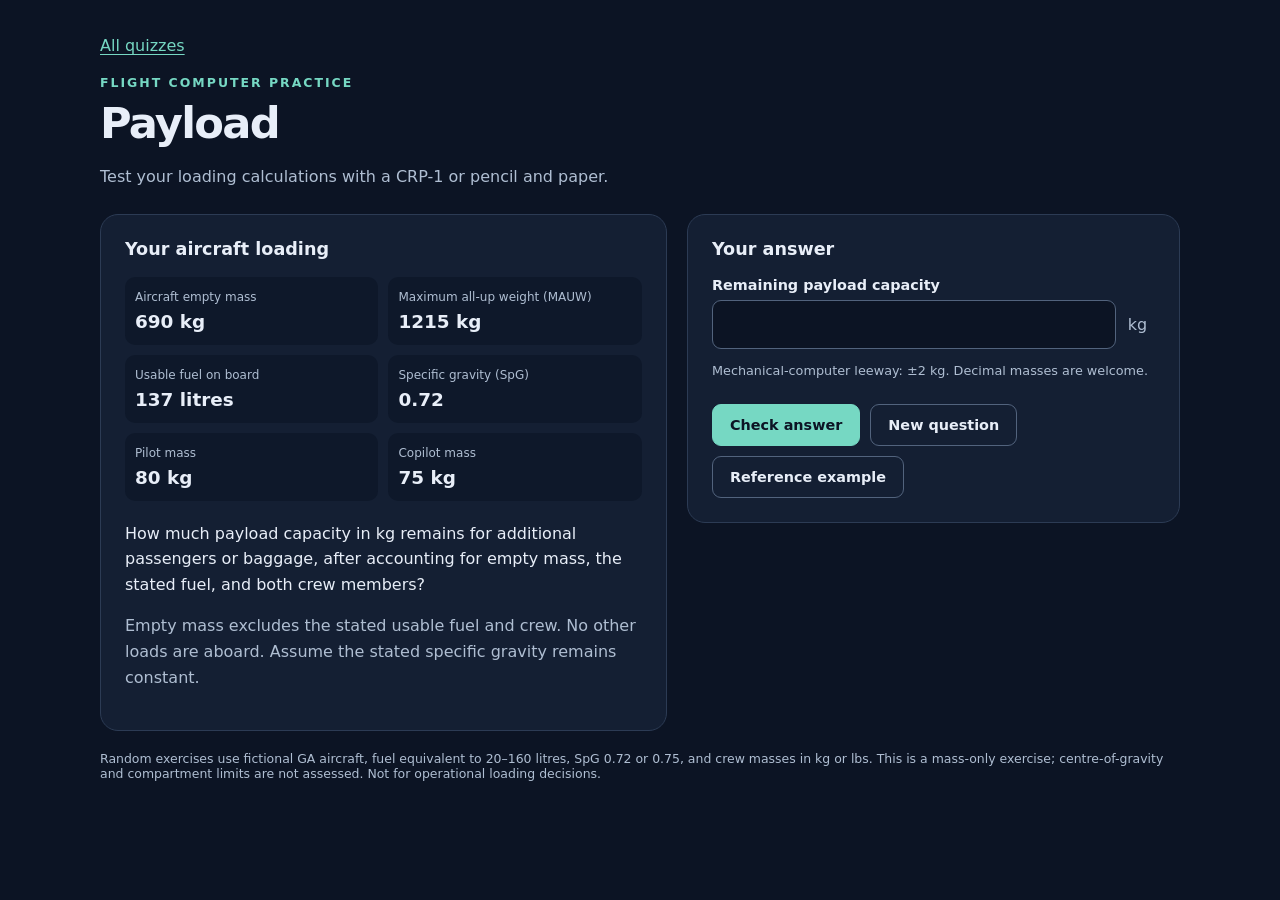
<file: payload-quiz.html>
<!doctype html>
<html lang="en">
<head>
  <meta charset="utf-8">
  <meta name="viewport" content="width=device-width, initial-scale=1">
  <meta name="color-scheme" content="dark">
  <title>Payload | Navigation Quiz</title>
  <link rel="stylesheet" href="assets/theme.css">
  <style>
    .parameters { grid-template-columns: repeat(2, minmax(0, 1fr)); }
  </style>
</head>
<body>
  <main>
    <header>
      <nav aria-label="Quiz navigation"><a href="index.html">All quizzes</a></nav>
      <div class="eyebrow">Flight computer practice</div>
      <h1>Payload</h1>
      <p class="muted">Test your loading calculations with a CRP-1 or pencil and paper.</p>
    </header>
    <div class="layout">
      <section class="panel" aria-labelledby="scenario-title">
        <h2 id="scenario-title">Your aircraft loading</h2>
        <dl class="parameters">
          <div><dt>Aircraft empty mass</dt><dd id="empty-value"></dd></div>
          <div><dt>Maximum all-up weight (MAUW)</dt><dd id="mauw-value"></dd></div>
          <div><dt>Usable fuel on board</dt><dd id="fuel-value"></dd></div>
          <div><dt>Specific gravity (SpG)</dt><dd id="spg-value"></dd></div>
          <div><dt>Pilot mass</dt><dd id="pilot-value"></dd></div>
          <div><dt>Copilot mass</dt><dd id="copilot-value"></dd></div>
        </dl>
        <p>How much payload capacity in kg remains for additional passengers or baggage, after accounting for empty mass, the stated fuel, and both crew members?</p>
        <p class="muted">Empty mass excludes the stated usable fuel and crew. No other loads are aboard. Assume the stated specific gravity remains constant.</p>
      </section>
      <section class="panel" aria-labelledby="answer-title">
        <h2 id="answer-title">Your answer</h2>
        <form id="quiz-form">
          <label for="payload">Remaining payload capacity</label>
          <div class="input-row">
            <input id="payload" name="payload" type="number" min="0" step="any" required inputmode="decimal" autocomplete="off" aria-describedby="tolerance">
            <span class="unit">kg</span>
          </div>
          <p id="tolerance" class="muted tolerance">Mechanical-computer leeway: &plusmn;2 kg. Decimal masses are welcome.</p>
          <div class="buttons">
            <button class="primary" type="submit">Check answer</button>
            <button id="new-question" type="button">New question</button>
            <button id="reference-example" type="button">Reference example</button>
          </div>
        </form>
        <div id="feedback" role="status" aria-live="polite" aria-atomic="true" hidden></div>
      </section>
    </div>
    <footer>Random exercises use fictional GA aircraft, fuel equivalent to 20&ndash;160 litres, SpG 0.72 or 0.75, and crew masses in kg or lbs. This is a mass-only exercise; centre-of-gravity and compartment limits are not assessed. Not for operational loading decisions.</footer>
  </main>
  <script src="assets/fuel.js"></script>
  <script>
    "use strict";

    const PAYLOAD_TOLERANCE = 2;

    function solvePayload({ emptyMass, mauw, fuelQuantity, volumeUnit, specificGravity, pilotMass, copilotMass, crewUnit }) {
      if (!Number.isFinite(emptyMass) || emptyMass <= 0 || !Number.isFinite(mauw) || mauw < emptyMass) {
        throw new Error("Empty mass must be finite and positive; MAUW must be finite and at least the empty mass.");
      }
      const fuelLitres = fuelVolumeToLitres(fuelQuantity, volumeUnit);
      const fuelKg = fuelQuantityFromLitres(fuelLitres, "kg", specificGravity);
      const pilotKg = massToKilograms(pilotMass, crewUnit);
      const copilotKg = massToKilograms(copilotMass, crewUnit);
      const loadedMass = emptyMass + fuelKg + pilotKg + copilotKg;
      const capacity = mauw - loadedMass;
      if (!Number.isFinite(loadedMass) || !Number.isFinite(capacity) || capacity < 0) {
        throw new Error("This quiz requires a finite loading at or below MAUW.");
      }
      return { fuelLitres, fuelKg, pilotKg, copilotKg, loadedMass, capacity };
    }

    function gradePayload(answer, solution) {
      if (![answer, solution].every(value => Number.isFinite(value) && value >= 0)) {
        throw new Error("Answer and solution must be finite, nonnegative payload capacities.");
      }
      const error = Math.abs(answer - solution);
      return { error, passed: error <= PAYLOAD_TOLERANCE + 1e-9 };
    }

    function randomInt(min, max) {
      return Math.floor(Math.random() * (max - min + 1)) + min;
    }

    function generateQuestion() {
      const emptyMass = randomInt(65, 100) * 10;
      const volumeUnits = Object.keys(VOLUME_UNITS);
      const volumeUnit = volumeUnits[randomInt(0, volumeUnits.length - 1)];
      const litresPerUnit = VOLUME_UNITS[volumeUnit].litresPerUnit;
      const crewUnit = Math.random() < 0.5 ? "kg" : "lbs";
      return {
        emptyMass, mauw: emptyMass + randomInt(14, 22) * 25,
        fuelQuantity: randomInt(Math.ceil(20 / litresPerUnit), Math.floor(160 / litresPerUnit)),
        volumeUnit, specificGravity: Math.random() < 0.5 ? 0.72 : 0.75,
        pilotMass: crewUnit === "kg" ? randomInt(60, 100) : randomInt(130, 220),
        copilotMass: crewUnit === "kg" ? randomInt(60, 100) : randomInt(130, 220),
        crewUnit
      };
    }

    const byId = id => document.getElementById(id);
    const form = byId("quiz-form");
    const feedback = byId("feedback");
    const answer = byId("payload");
    let question;
    let solution;

    function clearFeedback() {
      feedback.hidden = true;
      feedback.className = "";
      feedback.replaceChildren();
    }

    function setQuestion(next) {
      const nextSolution = solvePayload(next);
      question = next;
      solution = nextSolution;
      form.reset();
      clearFeedback();
      byId("empty-value").textContent = `${question.emptyMass} kg`;
      byId("mauw-value").textContent = `${question.mauw} kg`;
      byId("fuel-value").textContent = `${question.fuelQuantity} ${VOLUME_UNITS[question.volumeUnit].label}`;
      byId("spg-value").textContent = String(question.specificGravity);
      byId("pilot-value").textContent = `${question.pilotMass} ${question.crewUnit}`;
      byId("copilot-value").textContent = `${question.copilotMass} ${question.crewUnit}`;
    }

    form.addEventListener("input", clearFeedback);
    form.addEventListener("submit", event => {
      event.preventDefault();
      if (!form.reportValidity()) return;
      const result = gradePayload(answer.valueAsNumber, solution.capacity);
      feedback.hidden = false;
      feedback.className = result.passed ? "success" : "retry";
      feedback.replaceChildren();
      const title = document.createElement("strong");
      title.textContent = result.passed ? "Correct within mechanical-computer tolerance." : "Outside tolerance. Compare your calculation below.";
      feedback.appendChild(title);
      const texts = [
        `Remaining payload capacity: ${solution.capacity.toFixed(1)} kg.`,
        `Fuel volume: ${question.fuelQuantity} ${VOLUME_UNITS[question.volumeUnit].label} = ${solution.fuelLitres.toFixed(3)} litres.`,
        `Fuel mass: ${solution.fuelLitres.toFixed(3)} \u00d7 ${question.specificGravity} = ${solution.fuelKg.toFixed(3)} kg.`,
        `Pilot: ${question.pilotMass} ${question.crewUnit} = ${solution.pilotKg.toFixed(3)} kg. Copilot: ${question.copilotMass} ${question.crewUnit} = ${solution.copilotKg.toFixed(3)} kg.`,
        `Loaded mass: ${question.emptyMass} + ${solution.fuelKg.toFixed(3)} + ${solution.pilotKg.toFixed(3)} + ${solution.copilotKg.toFixed(3)} = ${solution.loadedMass.toFixed(3)} kg.`,
        `Remaining capacity: ${question.mauw} - ${solution.loadedMass.toFixed(3)} = ${solution.capacity.toFixed(3)} kg.`,
        `Your error: ${result.error.toFixed(2)} kg.`
      ];
      for (const text of texts) {
        const paragraph = document.createElement("p");
        paragraph.className = "answer";
        paragraph.textContent = text;
        feedback.appendChild(paragraph);
      }
    });

    byId("new-question").addEventListener("click", () => {
      setQuestion(generateQuestion());
      answer.focus();
    });
    byId("reference-example").addEventListener("click", () => {
      setQuestion({
        emptyMass: 797, mauw: 1315, fuelQuantity: 19, volumeUnit: "imperialGallons",
        specificGravity: 0.72, pilotMass: 180, copilotMass: 190, crewUnit: "lbs"
      });
      answer.focus();
    });
    setQuestion(generateQuestion());
  </script>
</body>
</html>
</file>
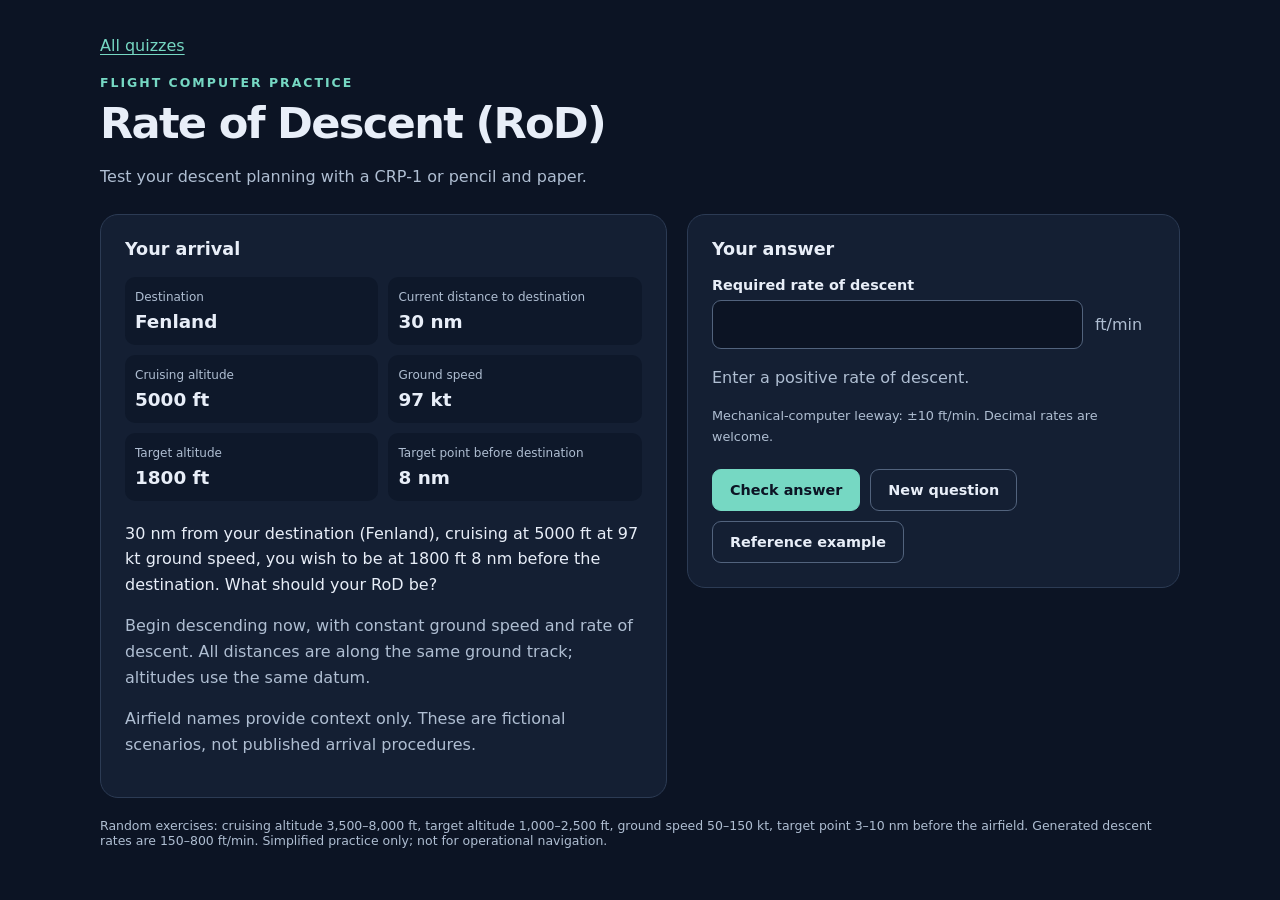
<file: rate-of-descent-quiz.html>
<!doctype html>
<html lang="en">
<head>
  <meta charset="utf-8">
  <meta name="viewport" content="width=device-width, initial-scale=1">
  <meta name="color-scheme" content="dark">
  <title>Rate of Descent (RoD) | Navigation Quiz</title>
  <link rel="stylesheet" href="assets/theme.css">
  <style>
    .parameters { grid-template-columns: repeat(2, minmax(0, 1fr)); }
    .unit { width: 60px; flex-shrink: 0; }
  </style>
</head>
<body>
  <main>
    <header>
      <nav aria-label="Quiz navigation"><a href="index.html">All quizzes</a></nav>
      <div class="eyebrow">Flight computer practice</div>
      <h1>Rate of Descent (RoD)</h1>
      <p class="muted">Test your descent planning with a CRP-1 or pencil and paper.</p>
    </header>
    <div class="layout">
      <section class="panel" aria-labelledby="scenario-title">
        <h2 id="scenario-title">Your arrival</h2>
        <dl class="parameters">
          <div><dt>Destination</dt><dd id="destination-value"></dd></div>
          <div><dt>Current distance to destination</dt><dd id="distance-value"></dd></div>
          <div><dt>Cruising altitude</dt><dd id="altitude-value"></dd></div>
          <div><dt>Ground speed</dt><dd id="speed-value"></dd></div>
          <div><dt>Target altitude</dt><dd id="target-altitude-value"></dd></div>
          <div><dt>Target point before destination</dt><dd id="target-distance-value"></dd></div>
        </dl>
        <p id="question-text"></p>
        <p class="muted">Begin descending now, with constant ground speed and rate of descent. All distances are along the same ground track; altitudes use the same datum.</p>
        <p class="muted">Airfield names provide context only. These are fictional scenarios, not published arrival procedures.</p>
      </section>
      <section class="panel" aria-labelledby="answer-title">
        <h2 id="answer-title">Your answer</h2>
        <form id="quiz-form">
          <label for="rod">Required rate of descent</label>
          <div class="input-row">
            <input id="rod" name="rod" type="number" min="0.1" step="any" required inputmode="decimal" autocomplete="off" aria-describedby="answer-note tolerance">
            <span class="unit">ft/min</span>
          </div>
          <p id="answer-note" class="muted">Enter a positive rate of descent.</p>
          <p id="tolerance" class="muted tolerance">Mechanical-computer leeway: &plusmn;10 ft/min. Decimal rates are welcome.</p>
          <div class="buttons">
            <button class="primary" type="submit">Check answer</button>
            <button id="new-question" type="button">New question</button>
            <button id="reference-example" type="button">Reference example</button>
          </div>
        </form>
        <div id="feedback" role="status" aria-live="polite" aria-atomic="true" hidden></div>
      </section>
    </div>
    <footer>Random exercises: cruising altitude 3,500&ndash;8,000 ft, target altitude 1,000&ndash;2,500 ft, ground speed 50&ndash;150 kt, target point 3&ndash;10 nm before the airfield. Generated descent rates are 150&ndash;800 ft/min. Simplified practice only; not for operational navigation.</footer>
  </main>
  <script>
    "use strict";

    const ROD_TOLERANCE = 10;
    const DESTINATIONS = Object.freeze(["Duxford", "Fowlmere", "Conington", "Old Warden", "Fenland"]);

    function solveRateOfDescent({ destination, distanceToDestination, cruisingAltitude, groundSpeed, targetAltitude, targetDistance }) {
      if (typeof destination !== "string" || destination.trim() === "") {
        throw new Error("A destination name is required.");
      }
      if (![distanceToDestination, cruisingAltitude, groundSpeed, targetAltitude, targetDistance].every(Number.isFinite) ||
          groundSpeed <= 0 || targetAltitude < 0 || cruisingAltitude <= targetAltitude ||
          targetDistance < 0 || distanceToDestination <= targetDistance) {
        throw new Error("Ground speed must be positive, the target altitude lower and nonnegative, and the target point ahead of the aircraft.");
      }
      const descentDistance = distanceToDestination - targetDistance;
      const altitudeToLose = cruisingAltitude - targetAltitude;
      const minutes = descentDistance * 60 / groundSpeed;
      const rod = altitudeToLose / minutes;
      if (![descentDistance, altitudeToLose, minutes, rod].every(value => Number.isFinite(value) && value > 0)) {
        throw new Error("The descent must have finite, positive distance, altitude loss, time, and rate.");
      }
      return { descentDistance, altitudeToLose, minutes, rod };
    }

    function gradeRate(answer, solution) {
      if (!Number.isFinite(answer) || answer <= 0 || !Number.isFinite(solution) || solution <= 0) {
        throw new Error("Answer and solution must be finite, positive descent rates.");
      }
      const error = Math.abs(answer - solution);
      return { error, passed: error <= ROD_TOLERANCE + 1e-9 };
    }

    function randomInt(min, max) {
      return Math.floor(Math.random() * (max - min + 1)) + min;
    }

    function generateQuestion() {
      const cruisingAltitude = randomInt(35, 80) * 100;
      const targetAltitude = randomInt(10, 25) * 100;
      const groundSpeed = randomInt(50, 150);
      const altitudeToLose = cruisingAltitude - targetAltitude;
      const minDistance = Math.max(5, Math.ceil(altitudeToLose * groundSpeed / (60 * 800)));
      const maxDistance = Math.min(40, Math.floor(altitudeToLose * groundSpeed / (60 * 150)));
      const targetDistance = randomInt(3, 10);
      return {
        destination: DESTINATIONS[randomInt(0, DESTINATIONS.length - 1)],
        distanceToDestination: randomInt(minDistance, maxDistance) + targetDistance,
        cruisingAltitude, groundSpeed, targetAltitude, targetDistance
      };
    }

    const byId = id => document.getElementById(id);
    const form = byId("quiz-form");
    const feedback = byId("feedback");
    const answer = byId("rod");
    let question;
    let solution;

    function clearFeedback() {
      feedback.hidden = true;
      feedback.className = "";
      feedback.replaceChildren();
    }

    function setQuestion(next) {
      const nextSolution = solveRateOfDescent(next);
      question = next;
      solution = nextSolution;
      form.reset();
      clearFeedback();
      byId("destination-value").textContent = question.destination;
      byId("distance-value").textContent = `${question.distanceToDestination} nm`;
      byId("altitude-value").textContent = `${question.cruisingAltitude} ft`;
      byId("speed-value").textContent = `${question.groundSpeed} kt`;
      byId("target-altitude-value").textContent = `${question.targetAltitude} ft`;
      byId("target-distance-value").textContent = `${question.targetDistance} nm`;
      byId("question-text").textContent =
        `${question.distanceToDestination} nm from your destination (${question.destination}), cruising at ${question.cruisingAltitude} ft ` +
        `at ${question.groundSpeed} kt ground speed, you wish to be at ${question.targetAltitude} ft ${question.targetDistance} nm before the destination. What should your RoD be?`;
    }

    form.addEventListener("input", clearFeedback);
    form.addEventListener("submit", event => {
      event.preventDefault();
      if (!form.reportValidity()) return;
      const result = gradeRate(answer.valueAsNumber, solution.rod);
      feedback.hidden = false;
      feedback.className = result.passed ? "success" : "retry";
      feedback.replaceChildren();
      const title = document.createElement("strong");
      title.textContent = result.passed
        ? "Correct within mechanical-computer tolerance."
        : "Outside tolerance. Compare your reading below.";
      feedback.appendChild(title);
      const texts = [
        `Required RoD: ${solution.rod.toFixed(1)} ft/min.`,
        `Descent distance: ${question.distanceToDestination} - ${question.targetDistance} = ${solution.descentDistance} nm.`,
        `Altitude to lose: ${question.cruisingAltitude} - ${question.targetAltitude} = ${solution.altitudeToLose} ft.`,
        `Time available: ${solution.descentDistance} \u00d7 60 / ${question.groundSpeed} = ${solution.minutes.toFixed(4)} min.`,
        `RoD: ${solution.altitudeToLose} / ${solution.minutes.toFixed(4)} = ${solution.rod.toFixed(1)} ft/min.`,
        `Your error: ${result.error.toFixed(1)} ft/min.`
      ];
      for (const text of texts) {
        const paragraph = document.createElement("p");
        paragraph.className = "answer";
        paragraph.textContent = text;
        feedback.appendChild(paragraph);
      }
    });

    byId("new-question").addEventListener("click", () => {
      setQuestion(generateQuestion());
      answer.focus();
    });
    byId("reference-example").addEventListener("click", () => {
      setQuestion({
        destination: "Clacton", distanceToDestination: 20,
        cruisingAltitude: 5000, groundSpeed: 77, targetAltitude: 2000, targetDistance: 5
      });
      answer.focus();
    });
    setQuestion(generateQuestion());
  </script>
</body>
</html>
</file>
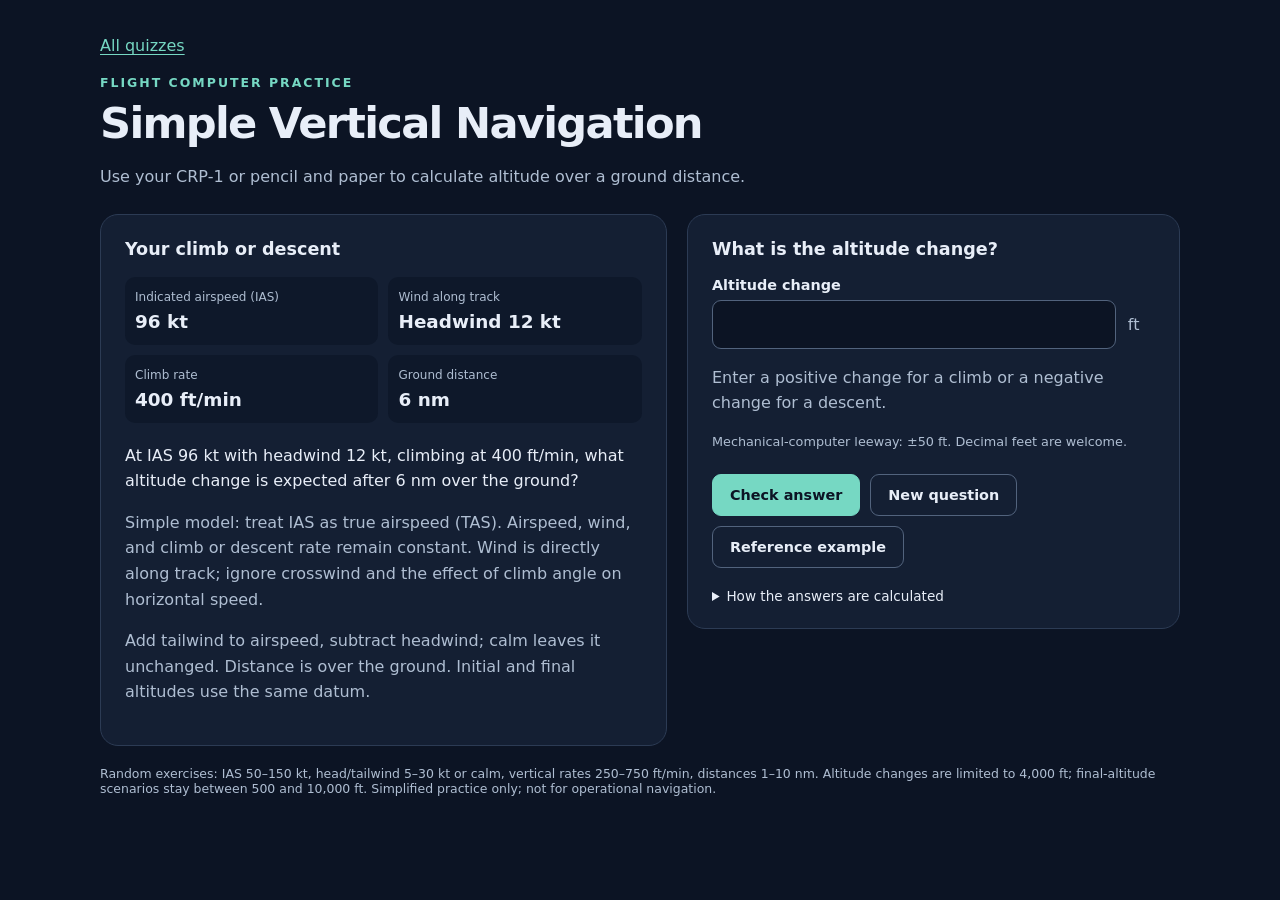
<file: simple-vertical-navigation-quiz.html>
<!doctype html>
<html lang="en">
<head>
  <meta charset="utf-8">
  <meta name="viewport" content="width=device-width, initial-scale=1">
  <meta name="color-scheme" content="dark">
  <title>Simple Vertical Navigation | Navigation Quiz</title>
  <link rel="stylesheet" href="assets/theme.css">
  <style>
    .parameters { grid-template-columns: repeat(2, minmax(0, 1fr)); }
    [hidden] { display: none !important; }
  </style>
</head>
<body>
  <main>
    <header>
      <nav aria-label="Quiz navigation"><a href="index.html">All quizzes</a></nav>
      <div class="eyebrow">Flight computer practice</div>
      <h1>Simple Vertical Navigation</h1>
      <p class="muted">Use your CRP-1 or pencil and paper to calculate altitude over a ground distance.</p>
    </header>
    <div class="layout">
      <section class="panel" aria-labelledby="scenario-title">
        <h2 id="scenario-title">Your climb or descent</h2>
        <dl class="parameters">
          <div><dt>Indicated airspeed (IAS)</dt><dd id="ias-value"></dd></div>
          <div><dt>Wind along track</dt><dd id="wind-value"></dd></div>
          <div><dt id="rate-label"></dt><dd id="rate-value"></dd></div>
          <div><dt>Ground distance</dt><dd id="distance-value"></dd></div>
          <div id="initial-altitude-parameter" hidden><dt>Initial altitude</dt><dd id="initial-altitude-value"></dd></div>
        </dl>
        <p id="question-text"></p>
        <p class="muted">Simple model: treat IAS as true airspeed (TAS). Airspeed, wind, and climb or descent rate remain constant. Wind is directly along track; ignore crosswind and the effect of climb angle on horizontal speed.</p>
        <p class="muted">Add tailwind to airspeed, subtract headwind; calm leaves it unchanged. Distance is over the ground. Initial and final altitudes use the same datum.</p>
      </section>
      <section class="panel" aria-labelledby="answer-title">
        <h2 id="answer-title">What is the altitude change?</h2>
        <form id="quiz-form">
          <label id="altitude-label" for="altitude">Altitude change</label>
          <div class="input-row">
            <input id="altitude" name="altitude" type="number" step="any" required inputmode="decimal" autocomplete="off" aria-describedby="answer-note tolerance">
            <span class="unit">ft</span>
          </div>
          <p id="answer-note" class="muted"></p>
          <p id="tolerance" class="muted tolerance">Mechanical-computer leeway: &plusmn;50 ft. Decimal feet are welcome.</p>
          <div class="buttons">
            <button class="primary" type="submit">Check answer</button>
            <button id="new-question" type="button">New question</button>
            <button id="reference-example" type="button">Reference example</button>
          </div>
        </form>
        <div id="feedback" role="status" aria-live="polite" aria-atomic="true" hidden></div>
        <details>
          <summary>How the answers are calculated</summary>
          <p><code>GS (kt) = IAS + tailwind</code>, or <code>IAS - headwind</code>, under this quiz's IAS = TAS assumption.</p>
          <p><code>Time (minutes) = ground distance (nm) &times; 60 / GS (kt)</code>.</p>
          <p><code>Altitude change (ft) = vertical speed (ft/min) &times; time (minutes)</code>. Use positive vertical speed for a climb and negative for a descent.</p>
          <p><code>Final altitude = initial altitude + altitude change</code>. Keep full precision until the final answer.</p>
          <p>The reference uses IAS 75 kt, tailwind 20 kt, climb rate 500 ft/min, and ground distance 5 nm. GS is 95 kt; time is <code>300 / 95 = 3.1579...</code> minutes, giving <code>500 &times; 300 / 95 = 1578.9474...</code> ft gained. A CRP-1 reading of 1,575 ft passes the stated tolerance.</p>
        </details>
      </section>
    </div>
    <footer>Random exercises: IAS 50&ndash;150 kt, head/tailwind 5&ndash;30 kt or calm, vertical rates 250&ndash;750 ft/min, distances 1&ndash;10 nm. Altitude changes are limited to 4,000 ft; final-altitude scenarios stay between 500 and 10,000 ft. Simplified practice only; not for operational navigation.</footer>
  </main>
  <script>
    "use strict";

    const ALTITUDE_TOLERANCE = 50;

    function solveVerticalNavigation({ kind, ias, wind, verticalSpeed, distance, initialAltitude }) {
      if (kind !== "change" && kind !== "final") {
        throw new Error("Question must ask for altitude change or final altitude.");
      }
      if (![ias, wind, verticalSpeed, distance].every(Number.isFinite) ||
          ias <= 0 || verticalSpeed === 0 || distance <= 0) {
        throw new Error("IAS and distance must be finite and positive; wind and nonzero vertical speed must be finite.");
      }
      const gs = ias + wind;
      if (!Number.isFinite(gs) || gs <= 0) {
        throw new Error("Wind must allow positive ground speed.");
      }
      const minutes = distance * 60 / gs;
      const change = verticalSpeed * minutes;
      if (!Number.isFinite(minutes) || minutes <= 0 || !Number.isFinite(change) || change === 0) {
        throw new Error("The flight segment must have finite time and a nonzero, finite altitude change.");
      }
      let answer = change;
      if (kind === "final") {
        if (!Number.isFinite(initialAltitude) || initialAltitude < 0) {
          throw new Error("Initial altitude must be finite and nonnegative.");
        }
        answer = initialAltitude + change;
        if (!Number.isFinite(answer) || answer < 0) {
          throw new Error("The segment must end at a finite, nonnegative altitude.");
        }
      }
      return { gs, minutes, change, answer };
    }

    function gradeAltitude(answer, solution) {
      if (!Number.isFinite(answer) || !Number.isFinite(solution)) {
        throw new Error("Answer and solution must be finite altitudes.");
      }
      const error = Math.abs(answer - solution);
      return { error, passed: error <= ALTITUDE_TOLERANCE + 1e-9 };
    }

    function randomInt(min, max) {
      return Math.floor(Math.random() * (max - min + 1)) + min;
    }

    function generateQuestion() {
      const ias = randomInt(50, 150);
      const windType = randomInt(-1, 1);
      const wind = windType === 0 ? 0 : windType * randomInt(5, 30);
      const verticalSpeed = randomInt(5, 15) * 50 * (Math.random() < 0.5 ? -1 : 1);
      const maxDistance = Math.min(10, Math.floor(4000 * (ias + wind) / (60 * Math.abs(verticalSpeed))));
      const question = {
        kind: Math.random() < 0.5 ? "change" : "final",
        ias, wind, verticalSpeed, distance: randomInt(1, maxDistance)
      };
      if (question.kind === "final") {
        const { change } = solveVerticalNavigation({ ...question, kind: "change" });
        question.initialAltitude = change < 0
          ? randomInt(Math.ceil((500 - change) / 500), 16) * 500
          : randomInt(1, Math.floor((10000 - change) / 500)) * 500;
      }
      return question;
    }

    function describeWind(wind) {
      if (wind === 0) return "Calm";
      return `${wind > 0 ? "Tailwind" : "Headwind"} ${Math.abs(wind)} kt`;
    }

    const byId = id => document.getElementById(id);
    const form = byId("quiz-form");
    const feedback = byId("feedback");
    const altitude = byId("altitude");
    let question;
    let solution;

    function clearFeedback() {
      feedback.hidden = true;
      feedback.className = "";
      feedback.replaceChildren();
    }

    function setQuestion(next) {
      const nextSolution = solveVerticalNavigation(next);
      question = next;
      solution = nextSolution;
      form.reset();
      clearFeedback();
      const findFinal = question.kind === "final";
      const climbing = question.verticalSpeed > 0;
      byId("ias-value").textContent = `${question.ias} kt`;
      byId("wind-value").textContent = describeWind(question.wind);
      byId("rate-label").textContent = climbing ? "Climb rate" : "Descent rate";
      byId("rate-value").textContent = `${Math.abs(question.verticalSpeed)} ft/min`;
      byId("distance-value").textContent = `${question.distance} nm`;
      byId("initial-altitude-parameter").hidden = !findFinal;
      byId("initial-altitude-value").textContent = findFinal ? `${question.initialAltitude} ft` : "";
      const conditions = `At IAS ${question.ias} kt with ${question.wind === 0 ? "calm wind" : describeWind(question.wind).toLowerCase()}, ` +
        `${climbing ? "climbing" : "descending"} at ${Math.abs(question.verticalSpeed)} ft/min`;
      byId("question-text").textContent = findFinal
        ? `${conditions} from ${question.initialAltitude} ft, what final altitude is expected after ${question.distance} nm over the ground?`
        : `${conditions}, what altitude change is expected after ${question.distance} nm over the ground?`;
      byId("answer-title").textContent = findFinal ? "What is the final altitude?" : "What is the altitude change?";
      byId("altitude-label").textContent = findFinal ? "Final altitude" : "Altitude change";
      byId("answer-note").textContent = findFinal
        ? "Enter the final altitude, not the amount gained or lost."
        : "Enter a positive change for a climb or a negative change for a descent.";
      if (findFinal) altitude.min = "0";
      else altitude.removeAttribute("min");
    }

    form.addEventListener("input", clearFeedback);
    form.addEventListener("submit", event => {
      event.preventDefault();
      if (!form.reportValidity()) return;
      const result = gradeAltitude(altitude.valueAsNumber, solution.answer);
      const findFinal = question.kind === "final";
      feedback.hidden = false;
      feedback.className = result.passed ? "success" : "retry";
      feedback.replaceChildren();
      const title = document.createElement("strong");
      title.textContent = result.passed
        ? "Correct within mechanical-computer tolerance."
        : "Outside tolerance. Compare your reading below.";
      feedback.appendChild(title);
      const texts = [
        `${findFinal ? "Final altitude" : "Altitude change"}: ${solution.answer.toFixed(1)} ft.`,
        `Ground speed: ${question.ias} ${question.wind < 0 ? "-" : "+"} ${Math.abs(question.wind)} = ${solution.gs} kt.`,
        `Time: ${question.distance} \u00d7 60 / ${solution.gs} = ${solution.minutes.toFixed(4)} min.`,
        `Altitude change: ${question.verticalSpeed} \u00d7 ${solution.minutes.toFixed(4)} = ${solution.change.toFixed(1)} ft (${solution.change > 0 ? "gained" : "lost"}).`
      ];
      if (findFinal) {
        texts.push(`Final altitude: ${question.initialAltitude} ${solution.change < 0 ? "-" : "+"} ${Math.abs(solution.change).toFixed(1)} = ${solution.answer.toFixed(1)} ft.`);
      }
      texts.push(`Your error: ${result.error.toFixed(1)} ft.`);
      for (const text of texts) {
        const paragraph = document.createElement("p");
        paragraph.className = "answer";
        paragraph.textContent = text;
        feedback.appendChild(paragraph);
      }
    });

    byId("new-question").addEventListener("click", () => {
      setQuestion(generateQuestion());
      altitude.focus();
    });
    byId("reference-example").addEventListener("click", () => {
      setQuestion({ kind: "change", ias: 75, wind: 20, verticalSpeed: 500, distance: 5 });
      altitude.focus();
    });
    setQuestion(generateQuestion());
  </script>
</body>
</html>
</file>
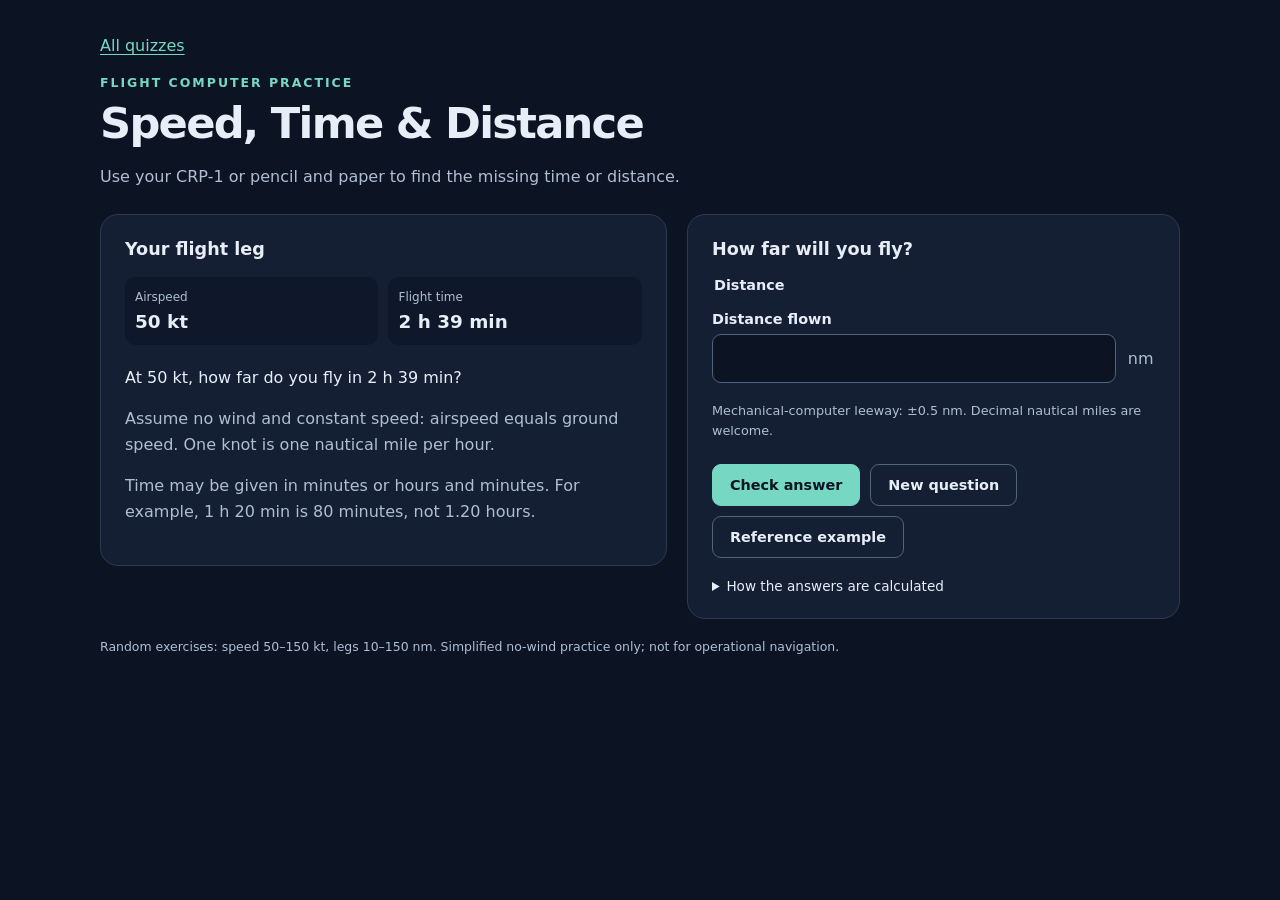
<file: speed-time-distance-quiz.html>
<!doctype html>
<html lang="en">
<head>
  <meta charset="utf-8">
  <meta name="viewport" content="width=device-width, initial-scale=1">
  <meta name="color-scheme" content="dark">
  <title>Speed, Time &amp; Distance | Navigation Quiz</title>
  <link rel="stylesheet" href="assets/theme.css">
  <style>
    .parameters { grid-template-columns: repeat(2, 1fr); }
    fieldset { border: 0; padding: 0; margin: 18px 0; min-width: 0; }
    legend { font-size: .9rem; font-weight: 600; }
    .time-options { display: flex; flex-wrap: wrap; gap: 12px 20px; }
    .time-options label { display: flex; align-items: center; gap: 8px; margin: 10px 0 0; }
    .time-options input { width: auto; accent-color: #76d8c3; }
    .time-parts { display: grid; grid-template-columns: repeat(2, minmax(0, 1fr)); gap: 12px; }
    [hidden] { display: none !important; }
  </style>
</head>
<body>
  <main>
    <header>
      <nav aria-label="Quiz navigation"><a href="index.html">All quizzes</a></nav>
      <div class="eyebrow">Flight computer practice</div>
      <h1>Speed, Time &amp; Distance</h1>
      <p class="muted">Use your CRP-1 or pencil and paper to find the missing time or distance.</p>
    </header>
    <div class="layout">
      <section class="panel" aria-labelledby="scenario-title">
        <h2 id="scenario-title">Your flight leg</h2>
        <dl class="parameters">
          <div><dt>Airspeed</dt><dd id="speed-value"></dd></div>
          <div><dt id="known-label"></dt><dd id="known-value"></dd></div>
        </dl>
        <p id="question-text"></p>
        <p class="muted">Assume no wind and constant speed: airspeed equals ground speed. One knot is one nautical mile per hour.</p>
        <p class="muted">Time may be given in minutes or hours and minutes. For example, 1 h 20 min is 80 minutes, not 1.20 hours.</p>
      </section>
      <section class="panel" aria-labelledby="answer-title">
        <h2 id="answer-title">How long will it take?</h2>
        <form id="quiz-form">
          <fieldset id="time-answer">
            <legend>Time format</legend>
            <div class="time-options">
              <label><input type="radio" name="time-format" value="minutes" checked>Minutes</label>
              <label><input type="radio" name="time-format" value="hours">Hours and minutes</label>
            </div>
            <div id="minutes-answer">
              <label for="total-minutes">Flight time</label>
              <div class="input-row">
                <input id="total-minutes" name="totalMinutes" type="number" min="0.01" step="any" required inputmode="decimal" autocomplete="off" placeholder="15.6">
                <span class="unit">min</span>
              </div>
            </div>
            <div id="hours-answer" class="time-parts" hidden>
              <div>
                <label for="hours">Hours</label>
                <input id="hours" name="hours" type="number" min="0" step="1" value="0" required inputmode="numeric" autocomplete="off" disabled>
              </div>
              <div>
                <label for="minutes">Minutes (&lt;60)</label>
                <input id="minutes" name="minutes" type="number" min="0" max="59.999999" step="any" required inputmode="decimal" autocomplete="off" disabled>
              </div>
            </div>
          </fieldset>
          <fieldset id="distance-answer" hidden disabled>
            <legend>Distance</legend>
            <label for="distance">Distance flown</label>
            <div class="input-row">
              <input id="distance" name="distance" type="number" min="0.01" step="any" required inputmode="decimal" autocomplete="off">
              <span class="unit">nm</span>
            </div>
          </fieldset>
          <p id="tolerance" class="muted tolerance"></p>
          <div class="buttons">
            <button class="primary" type="submit">Check answer</button>
            <button id="new-question" type="button">New question</button>
            <button id="reference-example" type="button">Reference example</button>
          </div>
        </form>
        <div id="feedback" role="status" aria-live="polite" aria-atomic="true" hidden></div>
        <details>
          <summary>How the answers are calculated</summary>
          <p><code>Time (minutes) = distance (nm) &times; 60 / speed (kt)</code>.</p>
          <p><code>Distance (nm) = speed (kt) &times; time (minutes) / 60</code>.</p>
          <p>Convert hours and minutes to total minutes first: <code>total minutes = hours &times; 60 + minutes</code>.</p>
          <p>The reference uses 77 kt and 20 nm: <code>20 &times; 60 / 77 = 15.5844...</code> minutes. Rounded to one decimal place, the answer is 15.6 minutes.</p>
        </details>
      </section>
    </div>
    <footer>Random exercises: speed 50&ndash;150 kt, legs 10&ndash;150 nm. Simplified no-wind practice only; not for operational navigation.</footer>
  </main>
  <script>
    "use strict";

    const ANSWER_TOLERANCE = 0.5;

    function solveLeg({ kind, speed, distance, minutes }) {
      if (kind !== "time" && kind !== "distance") {
        throw new Error("Question must ask for time or distance.");
      }
      const known = kind === "time" ? distance : minutes;
      if (!Number.isFinite(speed) || speed <= 0 || !Number.isFinite(known) || known <= 0) {
        throw new Error("Speed and the given time or distance must be finite and positive.");
      }
      const answer = kind === "time" ? distance * 60 / speed : speed * minutes / 60;
      if (!Number.isFinite(answer) || answer <= 0) {
        throw new Error("The flight leg must have a finite, positive answer.");
      }
      return answer;
    }

    function timeInMinutes(hours, minutes) {
      if (!Number.isInteger(hours) || hours < 0 || !Number.isFinite(minutes) || minutes < 0 || minutes >= 60) {
        throw new Error("Use whole nonnegative hours and minutes from 0 up to, but not including, 60.");
      }
      const total = hours * 60 + minutes;
      if (!Number.isFinite(total) || total <= 0) {
        throw new Error("Flight time must be finite and greater than zero.");
      }
      return total;
    }

    function gradeAnswer(answer, solution) {
      if (!Number.isFinite(answer) || answer <= 0 || !Number.isFinite(solution) || solution <= 0) {
        throw new Error("Answer and solution must be finite and positive.");
      }
      const error = Math.abs(answer - solution);
      return { error, passed: error <= ANSWER_TOLERANCE + 1e-9 };
    }

    function formatTime(minutes, hoursAndMinutes = false) {
      const tenths = Math.round(minutes * 10);
      if (!hoursAndMinutes) return `${tenths / 10} min`;
      return `${Math.floor(tenths / 600)} h ${(tenths % 600) / 10} min`;
    }

    function randomInt(min, max) {
      return Math.floor(Math.random() * (max - min + 1)) + min;
    }

    function generateQuestion() {
      const speed = randomInt(50, 150);
      if (Math.random() < 0.5) {
        return { kind: "time", speed, distance: randomInt(10, 150) };
      }
      return {
        kind: "distance", speed,
        minutes: randomInt(Math.ceil(10 * 60 / speed), Math.floor(150 * 60 / speed)),
        hoursAndMinutes: Math.random() < 0.5
      };
    }

    const byId = id => document.getElementById(id);
    const form = byId("quiz-form");
    const feedback = byId("feedback");
    let question;
    let solution;

    function clearFeedback() {
      feedback.hidden = true;
      feedback.className = "";
      feedback.replaceChildren();
    }

    function updateTimeFormat() {
      const hoursFormat = form.elements["time-format"].value === "hours";
      byId("minutes-answer").hidden = hoursFormat;
      byId("hours-answer").hidden = !hoursFormat;
      byId("total-minutes").disabled = hoursFormat;
      byId("hours").disabled = !hoursFormat;
      byId("minutes").disabled = !hoursFormat;
      byId("minutes").setCustomValidity("");
      clearFeedback();
    }

    function setQuestion(next) {
      const nextSolution = solveLeg(next);
      question = next;
      solution = nextSolution;
      form.reset();
      updateTimeFormat();
      const findTime = question.kind === "time";
      byId("time-answer").hidden = !findTime;
      byId("time-answer").disabled = !findTime;
      byId("distance-answer").hidden = findTime;
      byId("distance-answer").disabled = findTime;
      byId("speed-value").textContent = `${question.speed} kt`;
      byId("known-label").textContent = findTime ? "Distance" : "Flight time";
      byId("known-value").textContent = findTime
        ? `${question.distance} nm`
        : formatTime(question.minutes, question.hoursAndMinutes);
      byId("question-text").textContent = findTime
        ? `At ${question.speed} kt, how long does a ${question.distance} nm leg take?`
        : `At ${question.speed} kt, how far do you fly in ${formatTime(question.minutes, question.hoursAndMinutes)}?`;
      byId("answer-title").textContent = findTime ? "How long will it take?" : "How far will you fly?";
      byId("tolerance").textContent = findTime
        ? "Mechanical-computer leeway: \u00b10.5 minute. Decimal minutes are welcome in either time format."
        : "Mechanical-computer leeway: \u00b10.5 nm. Decimal nautical miles are welcome.";
    }

    function focusAnswer() {
      byId(question.kind === "time" ? "total-minutes" : "distance").focus();
    }

    form.addEventListener("input", () => {
      byId("minutes").setCustomValidity("");
      clearFeedback();
    });
    for (const radio of form.elements["time-format"]) {
      radio.addEventListener("change", updateTimeFormat);
    }

    form.addEventListener("submit", event => {
      event.preventDefault();
      if (!form.reportValidity()) return;
      let answer;
      if (question.kind === "distance") {
        answer = byId("distance").valueAsNumber;
      } else if (form.elements["time-format"].value === "minutes") {
        answer = byId("total-minutes").valueAsNumber;
      } else {
        const hours = byId("hours").valueAsNumber;
        const minutes = byId("minutes").valueAsNumber;
        if (hours === 0 && minutes === 0) {
          byId("minutes").setCustomValidity("Flight time must be greater than zero.");
          form.reportValidity();
          return;
        }
        answer = timeInMinutes(hours, minutes);
      }
      const result = gradeAnswer(answer, solution);
      feedback.hidden = false;
      feedback.className = result.passed ? "success" : "retry";
      feedback.replaceChildren();
      const title = document.createElement("strong");
      title.textContent = result.passed
        ? "Correct within mechanical-computer tolerance."
        : "Outside tolerance. Compare your reading below.";
      feedback.appendChild(title);
      const findTime = question.kind === "time";
      const texts = findTime ? [
        `Time: ${solution.toFixed(1)} min (${formatTime(solution, true)}).`,
        `${question.distance} \u00d7 60 / ${question.speed} = ${solution.toFixed(4)} min.`
      ] : [
        `Distance: ${solution.toFixed(1)} nm.`,
        `${question.speed} \u00d7 ${question.minutes} / 60 = ${solution.toFixed(4)} nm.`
      ];
      texts.push(`Your error: ${result.error.toFixed(2)} ${findTime ? "min" : "nm"}.`);
      for (const text of texts) {
        const paragraph = document.createElement("p");
        paragraph.className = "answer";
        paragraph.textContent = text;
        feedback.appendChild(paragraph);
      }
    });

    byId("new-question").addEventListener("click", () => {
      setQuestion(generateQuestion());
      focusAnswer();
    });
    byId("reference-example").addEventListener("click", () => {
      setQuestion({ kind: "time", speed: 77, distance: 20 });
      focusAnswer();
    });
    setQuestion(generateQuestion());
  </script>
</body>
</html>
</file>
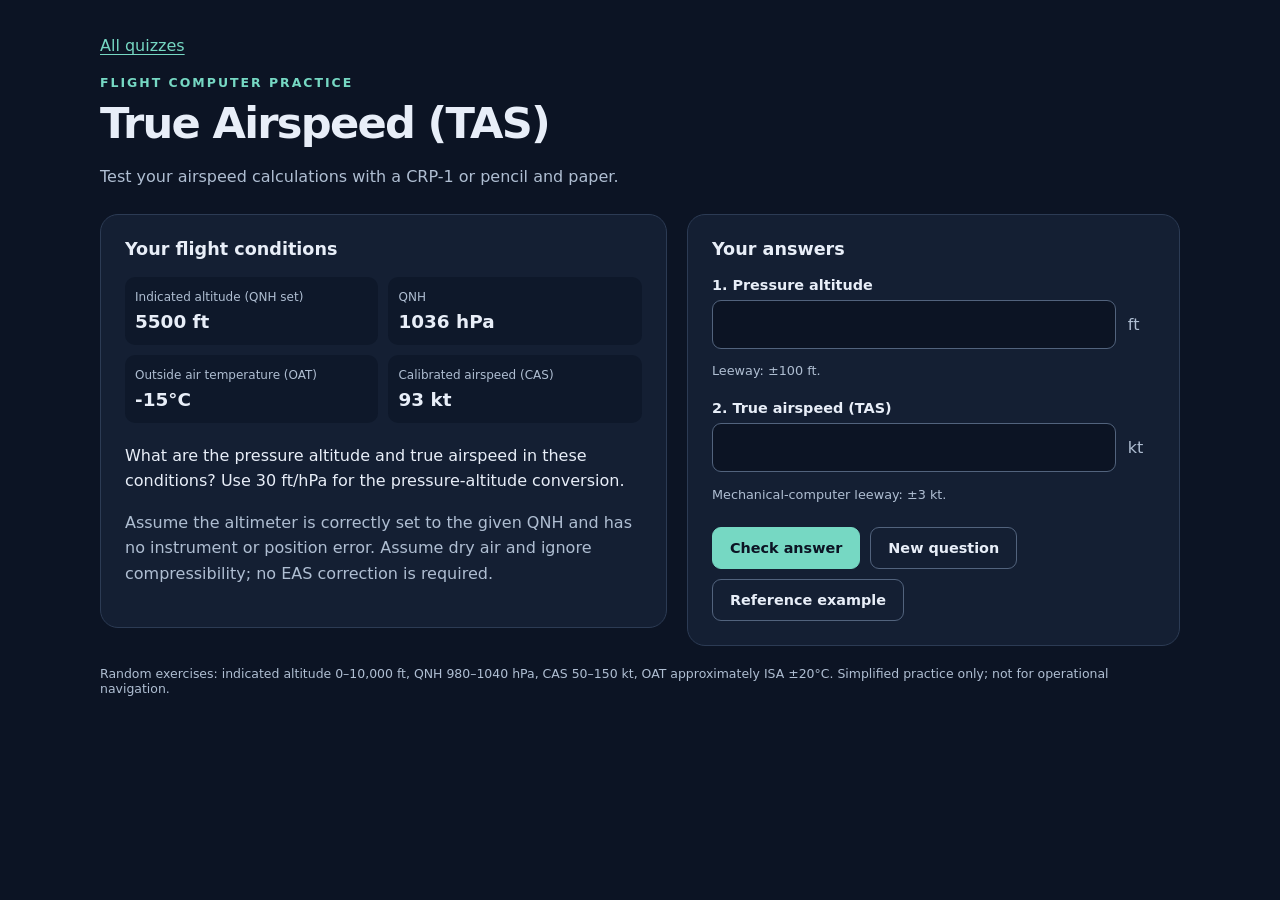
<file: true-airspeed-quiz.html>
<!doctype html>
<html lang="en">
<head>
  <meta charset="utf-8">
  <meta name="viewport" content="width=device-width, initial-scale=1">
  <meta name="color-scheme" content="dark">
  <title>True Airspeed (TAS) | Navigation Quiz</title>
  <link rel="stylesheet" href="assets/theme.css">
  <style>
    .parameters { grid-template-columns: repeat(2, minmax(0, 1fr)); }
  </style>
</head>
<body>
  <main>
    <header>
      <nav aria-label="Quiz navigation"><a href="index.html">All quizzes</a></nav>
      <div class="eyebrow">Flight computer practice</div>
      <h1>True Airspeed (TAS)</h1>
      <p class="muted">Test your airspeed calculations with a CRP-1 or pencil and paper.</p>
    </header>
    <div class="layout">
      <section class="panel" aria-labelledby="scenario-title">
        <h2 id="scenario-title">Your flight conditions</h2>
        <dl class="parameters">
          <div><dt>Indicated altitude (QNH set)</dt><dd id="altitude-value"></dd></div>
          <div><dt>QNH</dt><dd id="qnh-value"></dd></div>
          <div><dt>Outside air temperature (OAT)</dt><dd id="oat-value"></dd></div>
          <div><dt>Calibrated airspeed (CAS)</dt><dd id="cas-value"></dd></div>
        </dl>
        <p>What are the pressure altitude and true airspeed in these conditions? Use 30 ft/hPa for the pressure-altitude conversion.</p>
        <p class="muted">Assume the altimeter is correctly set to the given QNH and has no instrument or position error. Assume dry air and ignore compressibility; no EAS correction is required.</p>
      </section>
      <section class="panel" aria-labelledby="answer-title">
        <h2 id="answer-title">Your answers</h2>
        <form id="quiz-form">
          <label for="pressure-altitude">1. Pressure altitude</label>
          <div class="input-row">
            <input id="pressure-altitude" name="pressureAltitude" type="number" step="any" required inputmode="decimal" autocomplete="off" aria-describedby="pressure-note">
            <span class="unit">ft</span>
          </div>
          <p id="pressure-note" class="muted tolerance">Leeway: &plusmn;100 ft.</p>
          <label for="tas">2. True airspeed (TAS)</label>
          <div class="input-row">
            <input id="tas" name="tas" type="number" min="0.1" step="any" required inputmode="decimal" autocomplete="off" aria-describedby="tas-note">
            <span class="unit">kt</span>
          </div>
          <p id="tas-note" class="muted tolerance">Mechanical-computer leeway: &plusmn;3 kt.</p>
          <div class="buttons">
            <button class="primary" type="submit">Check answer</button>
            <button id="new-question" type="button">New question</button>
            <button id="reference-example" type="button">Reference example</button>
          </div>
        </form>
        <div id="feedback" role="status" aria-live="polite" aria-atomic="true" hidden></div>
      </section>
    </div>
    <footer>Random exercises: indicated altitude 0&ndash;10,000 ft, QNH 980&ndash;1040 hPa, CAS 50&ndash;150 kt, OAT approximately ISA &plusmn;20&deg;C. Simplified practice only; not for operational navigation.</footer>
  </main>
  <script>
    "use strict";

    const STANDARD_PRESSURE = 1013.25;
    const STANDARD_TEMPERATURE = 288.15;
    const LAPSE_RATE = 0.0065;
    const PRESSURE_EXPONENT = 9.80665 / (287.05287 * LAPSE_RATE);
    const FEET_TO_METRES = 0.3048;
    const PA_TOLERANCE = 100;
    const TAS_TOLERANCE = 3;

    function pressureAltitudeFromIndicated(indicatedAltitude, qnh) {
      if (!Number.isFinite(indicatedAltitude) || !Number.isFinite(qnh) || qnh <= 0 ||
          indicatedAltitude * FEET_TO_METRES > 11000) {
        throw new Error("Indicated altitude must be finite and within the troposphere; QNH must be finite and positive.");
      }
      const base = 1 - LAPSE_RATE * indicatedAltitude * FEET_TO_METRES / STANDARD_TEMPERATURE;
      const pressureRatio = qnh / STANDARD_PRESSURE * Math.pow(base, PRESSURE_EXPONENT);
      const pressureAltitude = STANDARD_TEMPERATURE / LAPSE_RATE *
        (1 - Math.pow(pressureRatio, 1 / PRESSURE_EXPONENT)) / FEET_TO_METRES;
      if (!Number.isFinite(pressureRatio) || pressureRatio <= 0 || !Number.isFinite(pressureAltitude) ||
          pressureAltitude * FEET_TO_METRES > 11000) {
        throw new Error("Pressure altitude must lie within the finite ISA troposphere model.");
      }
      return { pressureAltitude, pressureRatio };
    }

    function solveTrueAirspeed({ indicatedAltitude, qnh, oat, cas }) {
      if (!Number.isFinite(oat) || oat <= -273.15 || !Number.isFinite(cas) || cas <= 0) {
        throw new Error("OAT must be finite and above absolute zero; CAS must be finite and positive.");
      }
      const { pressureAltitude, pressureRatio } = pressureAltitudeFromIndicated(indicatedAltitude, qnh);
      const temperatureRatio = (oat + 273.15) / STANDARD_TEMPERATURE;
      const densityRatio = pressureRatio / temperatureRatio;
      const tas = cas / Math.sqrt(densityRatio);
      const approximatePressureAltitude = indicatedAltitude + (STANDARD_PRESSURE - qnh) * 30;
      if (!Number.isFinite(densityRatio) || densityRatio <= 0 || !Number.isFinite(tas) || tas <= 0 ||
          !Number.isFinite(approximatePressureAltitude)) {
        throw new Error("Conditions must yield finite, positive density and TAS.");
      }
      return { pressureAltitude, approximatePressureAltitude, pressureRatio, densityRatio, tas };
    }

    function gradeAnswers(pressureAltitude, tas, solution) {
      if (![pressureAltitude, tas, solution.pressureAltitude, solution.approximatePressureAltitude, solution.tas].every(Number.isFinite) ||
          tas <= 0 || solution.tas <= 0) {
        throw new Error("Pressure altitudes must be finite and airspeeds finite and positive.");
      }
      const isaError = Math.abs(pressureAltitude - solution.pressureAltitude);
      const approximateError = Math.abs(pressureAltitude - solution.approximatePressureAltitude);
      const pressureAltitudeError = Math.min(isaError, approximateError);
      const tasError = Math.abs(tas - solution.tas);
      return {
        pressureAltitudeError, tasError,
        pressureAltitudeOK: pressureAltitudeError <= PA_TOLERANCE + 1e-9,
        tasOK: tasError <= TAS_TOLERANCE + 1e-9,
        pressureMethod: isaError <= approximateError ? "ISA calculation" : "30 ft/hPa approximation"
      };
    }

    function randomInt(min, max) {
      return Math.floor(Math.random() * (max - min + 1)) + min;
    }

    function generateQuestion() {
      const indicatedAltitude = randomInt(0, 40) * 250;
      const qnh = Math.random() < 0.2 ? STANDARD_PRESSURE : randomInt(980, 1040);
      const { pressureAltitude } = pressureAltitudeFromIndicated(indicatedAltitude, qnh);
      const isaCelsius = STANDARD_TEMPERATURE - LAPSE_RATE * pressureAltitude * FEET_TO_METRES - 273.15;
      return { indicatedAltitude, qnh, oat: Math.round(isaCelsius + randomInt(-20, 20)), cas: randomInt(50, 150) };
    }

    const byId = id => document.getElementById(id);
    const form = byId("quiz-form");
    const feedback = byId("feedback");
    let question;
    let solution;

    function clearFeedback() {
      feedback.hidden = true;
      feedback.className = "";
      feedback.replaceChildren();
    }

    function setQuestion(next) {
      const nextSolution = solveTrueAirspeed(next);
      question = next;
      solution = nextSolution;
      form.reset();
      clearFeedback();
      byId("altitude-value").textContent = `${question.indicatedAltitude} ft`;
      byId("qnh-value").textContent = `${question.qnh} hPa`;
      byId("oat-value").textContent = `${question.oat > 0 ? "+" : ""}${question.oat}\u00b0C`;
      byId("cas-value").textContent = `${question.cas} kt`;
    }

    form.addEventListener("input", clearFeedback);
    form.addEventListener("submit", event => {
      event.preventDefault();
      if (!form.reportValidity()) return;
      const result = gradeAnswers(byId("pressure-altitude").valueAsNumber, byId("tas").valueAsNumber, solution);
      const passed = result.pressureAltitudeOK && result.tasOK;
      feedback.hidden = false;
      feedback.className = passed ? "success" : "retry";
      feedback.replaceChildren();
      const title = document.createElement("strong");
      title.textContent = passed
        ? "Correct within mechanical-computer tolerance."
        : "Outside tolerance. Compare both steps below.";
      feedback.appendChild(title);
      const texts = [
        `Pressure altitude (ISA): ${solution.pressureAltitude.toFixed(1)} ft.`,
        `Quick estimate: ${question.indicatedAltitude} + (1013.25 - ${question.qnh}) \u00d7 30 = ${solution.approximatePressureAltitude.toFixed(1)} ft.`,
        `Pressure-altitude answer ${result.pressureAltitudeOK ? "within" : "outside"} tolerance: ${result.pressureAltitudeError.toFixed(1)} ft from the ${result.pressureMethod}.`,
        `Pressure ratio: ${solution.pressureRatio.toFixed(5)}. Density ratio at ${question.oat}\u00b0C: ${solution.densityRatio.toFixed(5)}.`,
        `TAS: ${question.cas} / sqrt(${solution.densityRatio.toFixed(5)}) = ${solution.tas.toFixed(1)} kt.`,
        `TAS answer ${result.tasOK ? "within" : "outside"} tolerance: ${result.tasError.toFixed(1)} kt error.`
      ];
      for (const text of texts) {
        const paragraph = document.createElement("p");
        paragraph.className = "answer";
        paragraph.textContent = text;
        feedback.appendChild(paragraph);
      }
    });

    byId("new-question").addEventListener("click", () => {
      setQuestion(generateQuestion());
      byId("pressure-altitude").focus();
    });
    byId("reference-example").addEventListener("click", () => {
      setQuestion({ indicatedAltitude: 3000, qnh: 1026, oat: 0, cas: 92 });
      byId("pressure-altitude").focus();
    });
    setQuestion(generateQuestion());
  </script>
</body>
</html>
</file>
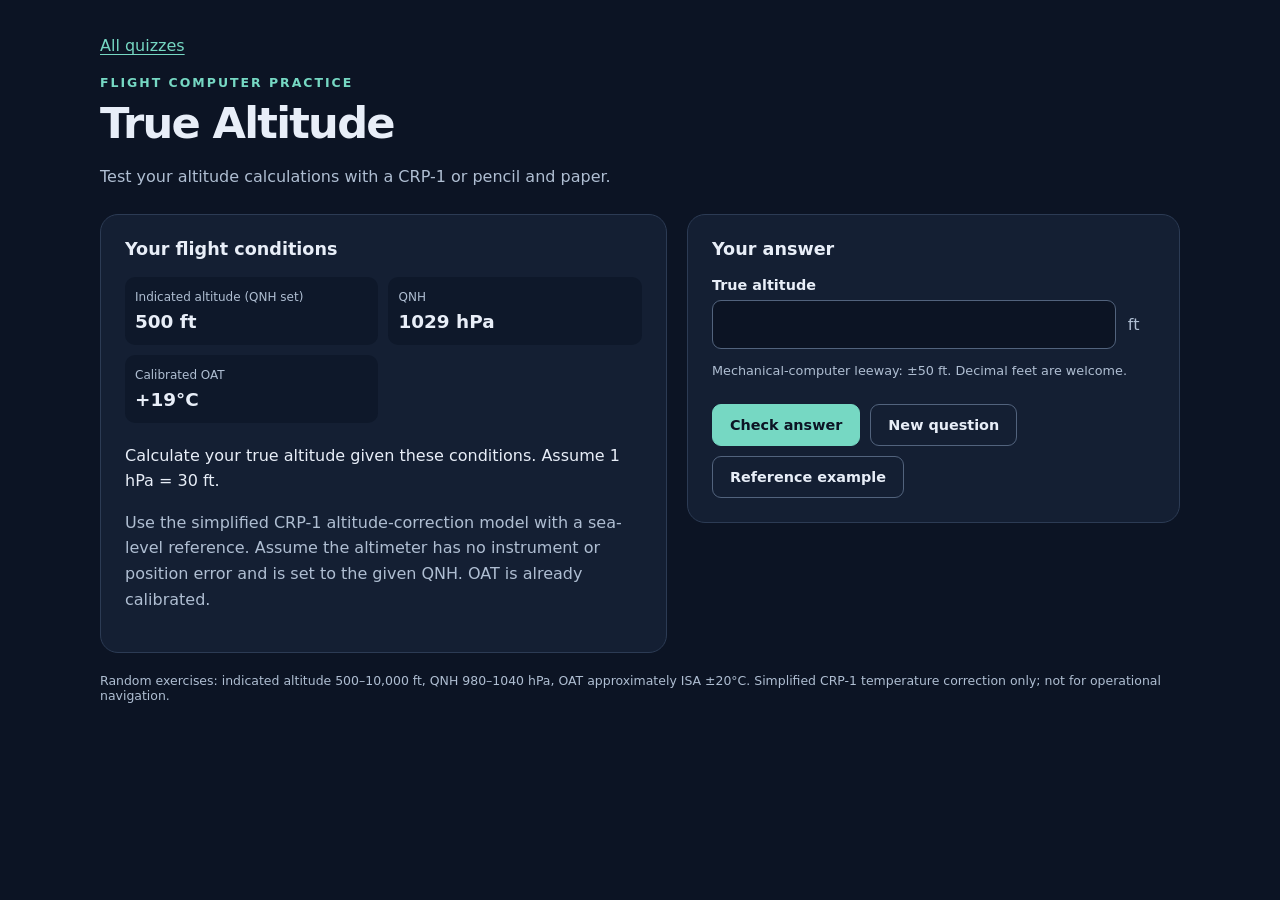
<file: true-altitude-quiz.html>
<!doctype html>
<html lang="en">
<head>
  <meta charset="utf-8">
  <meta name="viewport" content="width=device-width, initial-scale=1">
  <meta name="color-scheme" content="dark">
  <title>True Altitude | Navigation Quiz</title>
  <link rel="stylesheet" href="assets/theme.css">
  <style>
    .parameters { grid-template-columns: repeat(2, minmax(0, 1fr)); }
  </style>
</head>
<body>
  <main>
    <header>
      <nav aria-label="Quiz navigation"><a href="index.html">All quizzes</a></nav>
      <div class="eyebrow">Flight computer practice</div>
      <h1>True Altitude</h1>
      <p class="muted">Test your altitude calculations with a CRP-1 or pencil and paper.</p>
    </header>
    <div class="layout">
      <section class="panel" aria-labelledby="scenario-title">
        <h2 id="scenario-title">Your flight conditions</h2>
        <dl class="parameters">
          <div><dt>Indicated altitude (QNH set)</dt><dd id="altitude-value"></dd></div>
          <div><dt>QNH</dt><dd id="qnh-value"></dd></div>
          <div><dt>Calibrated OAT</dt><dd id="oat-value"></dd></div>
        </dl>
        <p>Calculate your true altitude given these conditions. Assume 1 hPa = 30 ft.</p>
        <p class="muted">Use the simplified CRP-1 altitude-correction model with a sea-level reference. Assume the altimeter has no instrument or position error and is set to the given QNH. OAT is already calibrated.</p>
      </section>
      <section class="panel" aria-labelledby="answer-title">
        <h2 id="answer-title">Your answer</h2>
        <form id="quiz-form">
          <label for="true-altitude">True altitude</label>
          <div class="input-row">
            <input id="true-altitude" name="trueAltitude" type="number" min="0" step="any" required inputmode="decimal" autocomplete="off" aria-describedby="tolerance">
            <span class="unit">ft</span>
          </div>
          <p id="tolerance" class="muted tolerance">Mechanical-computer leeway: &plusmn;50 ft. Decimal feet are welcome.</p>
          <div class="buttons">
            <button class="primary" type="submit">Check answer</button>
            <button id="new-question" type="button">New question</button>
            <button id="reference-example" type="button">Reference example</button>
          </div>
        </form>
        <div id="feedback" role="status" aria-live="polite" aria-atomic="true" hidden></div>
      </section>
    </div>
    <footer>Random exercises: indicated altitude 500&ndash;10,000 ft, QNH 980&ndash;1040 hPa, OAT approximately ISA &plusmn;20&deg;C. Simplified CRP-1 temperature correction only; not for operational navigation.</footer>
  </main>
  <script>
    "use strict";

    const STANDARD_PRESSURE = 1013.25;
    const FEET_PER_HPA = 30;
    const STANDARD_TEMPERATURE_C = 15;
    const LAPSE_RATE_C_PER_FOOT = 0.0065 * 0.3048;
    const ALTITUDE_TOLERANCE = 50;

    function pressureAltitudeFromIndicated(indicatedAltitude, qnh) {
      if (!Number.isFinite(indicatedAltitude) || indicatedAltitude < 0 ||
          !Number.isFinite(qnh) || qnh <= 0) {
        throw new Error("Indicated altitude must be finite and nonnegative; QNH must be finite and positive.");
      }
      const pressureAltitude = indicatedAltitude + (STANDARD_PRESSURE - qnh) * FEET_PER_HPA;
      if (!Number.isFinite(pressureAltitude) || pressureAltitude * 0.3048 > 11000 ||
          indicatedAltitude * 0.3048 > 11000) {
        throw new Error("Altitudes must lie within the finite troposphere model.");
      }
      return pressureAltitude;
    }

    function solveTrueAltitude({ indicatedAltitude, qnh, oat }) {
      if (!Number.isFinite(oat) || oat <= -273.15) {
        throw new Error("Calibrated OAT must be finite and above absolute zero.");
      }
      const pressureAltitude = pressureAltitudeFromIndicated(indicatedAltitude, qnh);
      const isaTemperature = STANDARD_TEMPERATURE_C - LAPSE_RATE_C_PER_FOOT * pressureAltitude;
      const temperatureRatio = (oat + 273.15) / (isaTemperature + 273.15);
      const trueAltitude = indicatedAltitude * temperatureRatio;
      if (!Number.isFinite(temperatureRatio) || temperatureRatio <= 0 ||
          !Number.isFinite(trueAltitude) || trueAltitude < 0) {
        throw new Error("Conditions must yield a finite, nonnegative true altitude.");
      }
      return { pressureAltitude, isaTemperature, temperatureRatio, trueAltitude };
    }

    function gradeAltitude(answer, solution) {
      if (!Number.isFinite(answer) || answer < 0 || !Number.isFinite(solution) || solution < 0) {
        throw new Error("Answer and solution must be finite, nonnegative altitudes.");
      }
      const error = Math.abs(answer - solution);
      return { error, passed: error <= ALTITUDE_TOLERANCE + 1e-9 };
    }

    function randomInt(min, max) {
      return Math.floor(Math.random() * (max - min + 1)) + min;
    }

    function generateQuestion() {
      const indicatedAltitude = randomInt(2, 40) * 250;
      const qnh = Math.random() < 0.2 ? STANDARD_PRESSURE : randomInt(980, 1040);
      const pressureAltitude = pressureAltitudeFromIndicated(indicatedAltitude, qnh);
      const isaTemperature = STANDARD_TEMPERATURE_C - LAPSE_RATE_C_PER_FOOT * pressureAltitude;
      return { indicatedAltitude, qnh, oat: Math.round(isaTemperature + randomInt(-20, 20)) };
    }

    const byId = id => document.getElementById(id);
    const form = byId("quiz-form");
    const feedback = byId("feedback");
    const answer = byId("true-altitude");
    let question;
    let solution;

    function clearFeedback() {
      feedback.hidden = true;
      feedback.className = "";
      feedback.replaceChildren();
    }

    function setQuestion(next) {
      const nextSolution = solveTrueAltitude(next);
      question = next;
      solution = nextSolution;
      form.reset();
      clearFeedback();
      byId("altitude-value").textContent = `${question.indicatedAltitude} ft`;
      byId("qnh-value").textContent = `${question.qnh} hPa`;
      byId("oat-value").textContent = `${question.oat > 0 ? "+" : ""}${question.oat}\u00b0C`;
    }

    form.addEventListener("input", clearFeedback);
    form.addEventListener("submit", event => {
      event.preventDefault();
      if (!form.reportValidity()) return;
      const result = gradeAltitude(answer.valueAsNumber, solution.trueAltitude);
      feedback.hidden = false;
      feedback.className = result.passed ? "success" : "retry";
      feedback.replaceChildren();
      const title = document.createElement("strong");
      title.textContent = result.passed
        ? "Correct within mechanical-computer tolerance."
        : "Outside tolerance. Compare your reading below.";
      feedback.appendChild(title);
      const texts = [
        `True altitude: ${solution.trueAltitude.toFixed(1)} ft.`,
        `Pressure altitude: ${question.indicatedAltitude} + (1013.25 - ${question.qnh}) \u00d7 30 = ${solution.pressureAltitude.toFixed(1)} ft.`,
        `ISA temperature at that pressure altitude: 15 - 0.0019812 \u00d7 ${solution.pressureAltitude.toFixed(1)} = ${solution.isaTemperature.toFixed(2)}\u00b0C.`,
        `Temperature ratio in kelvin: (${question.oat} + 273.15) / (${solution.isaTemperature.toFixed(2)} + 273.15) = ${solution.temperatureRatio.toFixed(5)}.`,
        `True altitude: ${question.indicatedAltitude} \u00d7 ${solution.temperatureRatio.toFixed(5)} = ${solution.trueAltitude.toFixed(1)} ft.`,
        "On the CRP-1 altitude window, align calibrated OAT with pressure altitude. Read true altitude on the outer scale opposite indicated altitude on the inner scale.",
        `Your error: ${result.error.toFixed(1)} ft.`
      ];
      for (const text of texts) {
        const paragraph = document.createElement("p");
        paragraph.className = "answer";
        paragraph.textContent = text;
        feedback.appendChild(paragraph);
      }
    });

    byId("new-question").addEventListener("click", () => {
      setQuestion(generateQuestion());
      answer.focus();
    });
    byId("reference-example").addEventListener("click", () => {
      setQuestion({ indicatedAltitude: 6200, qnh: 1030, oat: 10 });
      answer.focus();
    });
    setQuestion(generateQuestion());
  </script>
</body>
</html>
</file>
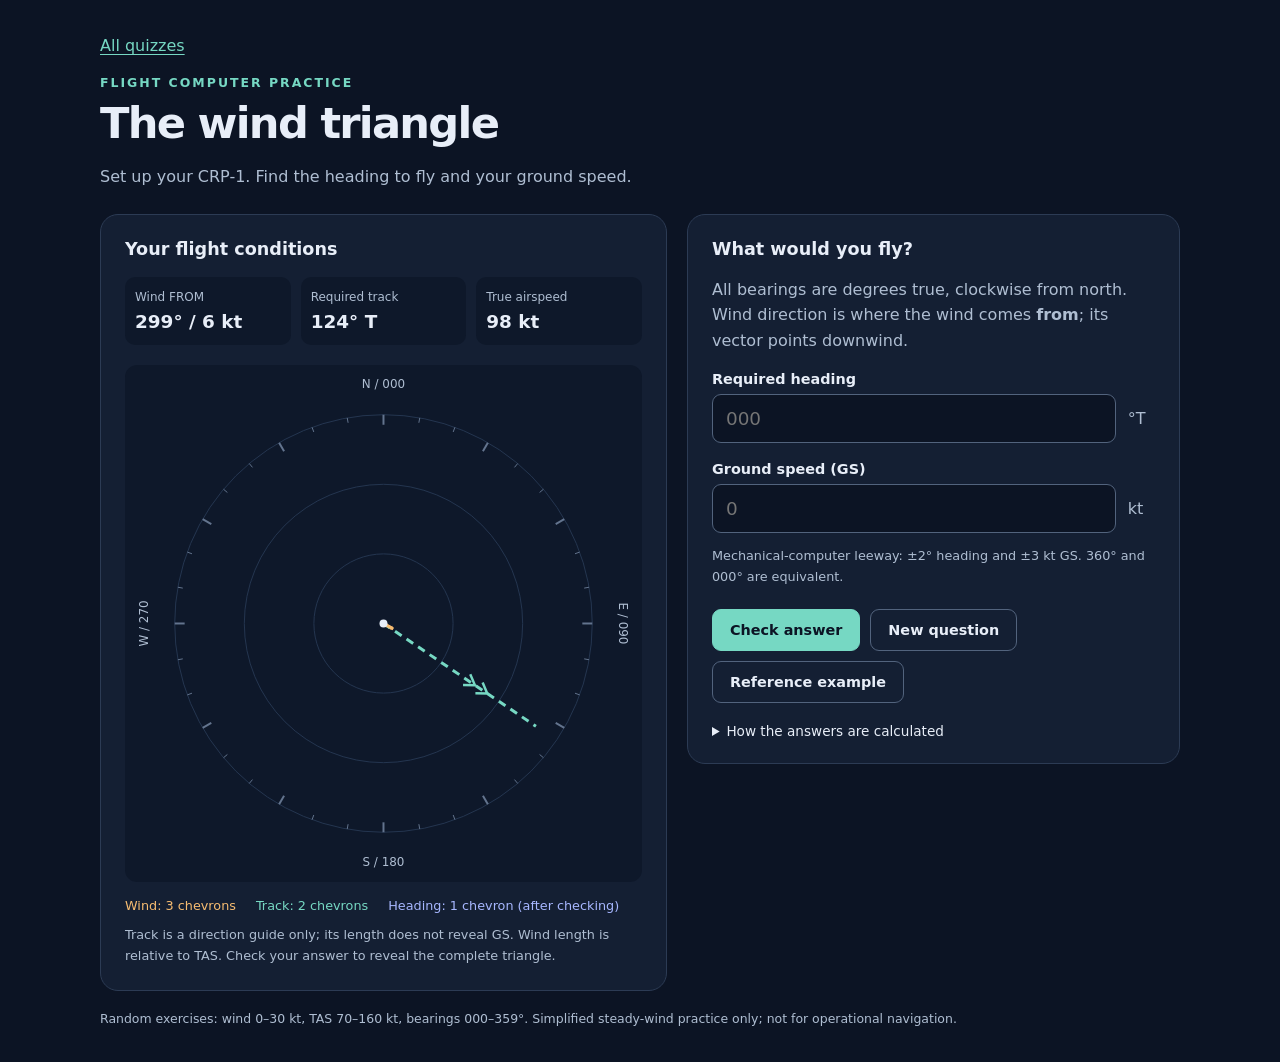
<file: wind-triangle-quiz.html>
<!doctype html>
<html lang="en">
<head>
  <meta charset="utf-8">
  <meta name="viewport" content="width=device-width, initial-scale=1">
  <meta name="color-scheme" content="dark">
  <title>Wind Triangle | Navigation Quiz</title>
  <link rel="stylesheet" href="assets/theme.css">
  <style>
    svg { width: 100%; height: auto; display: block; background: #0e182a; border-radius: 12px; }
    .legend { display: flex; flex-wrap: wrap; gap: 10px 20px; margin: 16px 0 0; font-size: .8rem; }
    .wind { color: #f7bc71; } .track { color: #76d8c3; } .air { color: #a7b7ff; }
    .diagram-note { font-size: .8rem; min-height: 2.6em; margin-bottom: 0; }
  </style>
</head>
<body>
  <main>
    <header>
      <nav aria-label="Quiz navigation"><a href="index.html">All quizzes</a></nav>
      <div class="eyebrow">Flight computer practice</div>
      <h1>The wind triangle</h1>
      <p class="muted">Set up your CRP-1. Find the heading to fly and your ground speed.</p>
    </header>
    <div class="layout">
      <section class="panel" aria-labelledby="scenario-title">
        <h2 id="scenario-title">Your flight conditions</h2>
        <dl class="parameters">
          <div><dt>Wind FROM</dt><dd id="wind-value"></dd></div>
          <div><dt>Required track</dt><dd id="track-value"></dd></div>
          <div><dt>True airspeed</dt><dd id="tas-value"></dd></div>
        </dl>
        <svg id="diagram" viewBox="0 0 520 520" role="img" aria-labelledby="diagram-title diagram-description">
          <title id="diagram-title">Wind and required track</title>
          <desc id="diagram-description">North-up vector diagram. Wind has three chevrons; required track has two.</desc>
          <g id="plot"></g>
        </svg>
        <div class="legend" aria-label="Vector legend">
          <span class="wind">Wind: 3 chevrons</span>
          <span class="track">Track: 2 chevrons</span>
          <span class="air">Heading: 1 chevron (after checking)</span>
        </div>
        <p id="diagram-note" class="muted diagram-note"></p>
      </section>
      <section class="panel" aria-labelledby="answer-title">
        <h2 id="answer-title">What would you fly?</h2>
        <p class="muted">All bearings are degrees true, clockwise from north. Wind direction is where the wind comes <strong>from</strong>; its vector points downwind.</p>
        <form id="quiz-form">
          <label for="heading">Required heading</label>
          <div class="input-row">
            <input id="heading" name="heading" type="number" min="0" max="360" step="any" placeholder="000" required inputmode="decimal" autocomplete="off">
            <span class="unit">&deg;T</span>
          </div>
          <label for="ground-speed">Ground speed (GS)</label>
          <div class="input-row">
            <input id="ground-speed" name="groundSpeed" type="number" min="0.1" step="any" placeholder="0" required inputmode="decimal" autocomplete="off">
            <span class="unit">kt</span>
          </div>
          <p class="muted tolerance">Mechanical-computer leeway: &plusmn;2&deg; heading and &plusmn;3 kt GS. 360&deg; and 000&deg; are equivalent.</p>
          <div class="buttons">
            <button class="primary" type="submit">Check answer</button>
            <button id="new-question" type="button">New question</button>
            <button id="reference-example" type="button">Reference example</button>
          </div>
        </form>
        <div id="feedback" role="status" aria-live="polite" aria-atomic="true" hidden></div>
        <details>
          <summary>How the answers are calculated</summary>
          <p>Using x = east and y = north, convert the wind FROM bearing W into its velocity: <code>w = (-WS sin W, -WS cos W)</code>.</p>
          <p>For required track T, the unit vectors along and right of track are <code>t = (sin T, cos T)</code> and <code>r = (cos T, -sin T)</code>. Project the wind onto these using dot products.</p>
          <p><code>GS = sqrt(TAS&sup2; - (w &middot; r)&sup2;) + w &middot; t</code>. Then the aircraft's air velocity is <code>a = GS &times; t - w</code>. Its heading is <code>atan2(a.x, a.y)</code>, normalized to 000&ndash;359&deg;.</p>
          <p>Drift is track minus heading, wrapped to &minus;180&deg; through +180&deg;: positive is right drift; negative is left drift. Wind correction is equal and opposite.</p>
          <p>The reference uses wind FROM 030&deg; at 25 kt, TAS 90 kt, and RT 100&deg;. Exact results: heading 084.87&deg;, drift 15.13&deg; right, GS 78.33 kt. Mechanical readings of 084&deg; and 77 kt pass the stated tolerances.</p>
        </details>
      </section>
    </div>
    <footer>Random exercises: wind 0&ndash;30 kt, TAS 70&ndash;160 kt, bearings 000&ndash;359&deg;. Simplified steady-wind practice only; not for operational navigation.</footer>
  </main>
  <script src="assets/bearings.js"></script>
  <script>
    "use strict";

    const DEG = Math.PI / 180;
    const HEADING_TOLERANCE = 2;
    const GS_TOLERANCE = 3;

    function solveWindTriangle({ windFrom, windSpeed, track, tas }) {
      if (![windFrom, windSpeed, track, tas].every(Number.isFinite) || windSpeed < 0 || tas <= 0) {
        throw new Error("Wind and track must be finite bearings, wind speed nonnegative, and TAS positive.");
      }
      const wind = {
        x: -windSpeed * Math.sin(windFrom * DEG),
        y: -windSpeed * Math.cos(windFrom * DEG)
      };
      const t = { x: Math.sin(track * DEG), y: Math.cos(track * DEG) };
      const along = wind.x * t.x + wind.y * t.y;
      const cross = wind.x * t.y - wind.y * t.x;
      if (Math.abs(cross) > tas) {
        throw new Error("This crosswind exceeds the aircraft's ability to maintain the required track.");
      }
      const gs = Math.sqrt(Math.max(0, tas * tas - cross * cross)) + along;
      if (gs <= 0) {
        throw new Error("This wind prevents forward progress along the required track.");
      }
      const ground = { x: gs * t.x, y: gs * t.y };
      const air = { x: ground.x - wind.x, y: ground.y - wind.y };
      const heading = normalize(Math.atan2(air.x, air.y) / DEG);
      return { heading, gs, drift: signedAngle(track - heading), wind, ground, air };
    }

    function gradeAnswer(heading, gs, solution) {
      return {
        headingError: Math.abs(signedAngle(heading - solution.heading)),
        gsError: Math.abs(gs - solution.gs),
        headingOK: Math.abs(signedAngle(heading - solution.heading)) <= HEADING_TOLERANCE + 1e-9,
        gsOK: Math.abs(gs - solution.gs) <= GS_TOLERANCE + 1e-9
      };
    }

    const byId = id => document.getElementById(id);
    const plot = byId("plot");
    const form = byId("quiz-form");
    const feedback = byId("feedback");
    let question;
    let solution;

    function svgElement(tag, attributes, text) {
      const element = document.createElementNS("http://www.w3.org/2000/svg", tag);
      for (const [name, value] of Object.entries(attributes)) element.setAttribute(name, value);
      if (text !== undefined) element.textContent = text;
      plot.appendChild(element);
      return element;
    }

    function drawVector(start, end, color, chevrons, dashed = false) {
      const dx = end.x - start.x;
      const dy = end.y - start.y;
      const length = Math.hypot(dx, dy);
      if (length < 0.001) return;
      const ux = dx / length;
      const uy = dy / length;
      svgElement("line", {
        x1: start.x, y1: start.y, x2: end.x, y2: end.y,
        stroke: color, "stroke-width": 3, "stroke-dasharray": dashed ? "8 6" : "none"
      });
      // Keep all chevrons on short wind vectors without exaggerating wind speed.
      const size = Math.min(10, length / (chevrons * 2 + 1));
      for (let i = 0; i < chevrons; i++) {
        const distance = length * 0.64 + (i - (chevrons - 1) / 2) * size * 1.5;
        const x = start.x + ux * distance;
        const y = start.y + uy * distance;
        svgElement("polyline", {
          points: `${x - ux * size - uy * size * .65},${y - uy * size + ux * size * .65} ${x},${y} ${x - ux * size + uy * size * .65},${y - uy * size - ux * size * .65}`,
          fill: "none", stroke: color, "stroke-width": 2.5, "stroke-linejoin": "round"
        });
      }
    }

    function drawDiagram(revealed) {
      plot.replaceChildren();
      const center = { x: 260, y: 260 };
      for (const radius of [70, 140, 210]) {
        svgElement("circle", { cx: 260, cy: 260, r: radius, fill: "none", stroke: "#253650" });
      }
      for (let bearing = 0; bearing < 360; bearing += 10) {
        const major = bearing % 30 === 0;
        const inner = major ? 200 : 205;
        svgElement("line", {
          x1: 260 + inner * Math.sin(bearing * DEG), y1: 260 - inner * Math.cos(bearing * DEG),
          x2: 260 + 210 * Math.sin(bearing * DEG), y2: 260 - 210 * Math.cos(bearing * DEG),
          stroke: "#63748e", "stroke-width": major ? 2 : 1
        });
      }
      for (const [label, bearing] of [["N / 000", 0], ["E / 090", 90], ["S / 180", 180], ["W / 270", 270]]) {
        svgElement("text", {
          x: 260 + 240 * Math.sin(bearing * DEG), y: 260 - 240 * Math.cos(bearing * DEG),
          fill: "#afbed2", "font-size": 12, "text-anchor": "middle", "dominant-baseline": "middle",
          transform: bearing === 90 || bearing === 270
            ? `rotate(${bearing === 90 ? 90 : -90},${260 + 240 * Math.sin(bearing * DEG)},260)` : ""
        }, label);
      }
      if (revealed) {
        const scale = 185 / Math.max(question.tas, solution.gs, question.windSpeed);
        const point = vector => ({ x: 260 + vector.x * scale, y: 260 - vector.y * scale });
        const airTip = point(solution.air);
        const groundTip = point(solution.ground);
        drawVector(center, groundTip, "#76d8c3", 2);
        drawVector(center, airTip, "#a7b7ff", 1);
        drawVector(airTip, groundTip, "#f7bc71", 3);
        byId("diagram-note").textContent = "Solved triangle, to one velocity scale: heading / TAS + wind = track / GS. Wind is drawn head-to-tail.";
      } else {
        const trackTip = { x: 260 + 185 * Math.sin(question.track * DEG), y: 260 - 185 * Math.cos(question.track * DEG) };
        drawVector(center, trackTip, "#76d8c3", 2, true);
        const scale = 185 / question.tas;
        drawVector(center, { x: 260 + solution.wind.x * scale, y: 260 - solution.wind.y * scale }, "#f7bc71", 3);
        byId("diagram-note").textContent = "Track is a direction guide only; its length does not reveal GS. Wind length is relative to TAS. Check your answer to reveal the complete triangle.";
      }
      svgElement("circle", { cx: 260, cy: 260, r: 4, fill: "#e8eef8" });
      if (question.windSpeed === 0) {
        svgElement("text", { x: 260, y: 290, fill: "#f7bc71", "font-size": 13, "text-anchor": "middle" }, "Calm: zero wind vector");
      }
      byId("diagram-title").textContent = revealed ? "Solved wind triangle" : "Wind and required track";
      byId("diagram-description").textContent =
        `North-up. Required track ${formatBearing(question.track)}, two chevrons. Wind from ${formatBearing(question.windFrom)} at ${question.windSpeed} knots, three chevrons pointing downwind.` +
        (revealed ? ` Heading ${formatBearing(solution.heading, 2)}, one chevron. Ground speed ${solution.gs.toFixed(2)} knots. Vectors share one scale.` : " Heading and ground speed are not shown. Track length is arbitrary.");
    }

    function randomInt(min, max) {
      return Math.floor(Math.random() * (max - min + 1)) + min;
    }

    function setQuestion(next) {
      question = next;
      solution = solveWindTriangle(question);
      byId("wind-value").textContent = `${formatBearing(question.windFrom)} / ${question.windSpeed} kt`;
      byId("track-value").textContent = `${formatBearing(question.track)} T`;
      byId("tas-value").textContent = `${question.tas} kt`;
      form.reset();
      feedback.hidden = true;
      feedback.replaceChildren();
      drawDiagram(false);
    }

    function newQuestion() {
      setQuestion({
        windFrom: randomInt(0, 359), windSpeed: randomInt(0, 30),
        track: randomInt(0, 359), tas: randomInt(70, 160)
      });
    }

    form.addEventListener("submit", event => {
      event.preventDefault();
      if (!form.reportValidity()) return;
      const heading = byId("heading").valueAsNumber;
      const gs = byId("ground-speed").valueAsNumber;
      if (!Number.isFinite(heading) || !Number.isFinite(gs)) return;
      const result = gradeAnswer(heading, gs, solution);
      const passed = result.headingOK && result.gsOK;
      const drift = Math.abs(solution.drift) < 0.005
        ? "No drift"
        : `${Math.abs(solution.drift).toFixed(2)}\u00b0 ${solution.drift > 0 ? "right" : "left"}`;
      feedback.hidden = false;
      feedback.className = passed ? "success" : "retry";
      feedback.replaceChildren();
      const title = document.createElement("strong");
      title.textContent = passed ? "Correct within mechanical-computer tolerance." : "Outside tolerance. Compare your readings below.";
      feedback.appendChild(title);
      for (const text of [
        `Heading: ${formatBearing(solution.heading, 2)} T | GS: ${solution.gs.toFixed(2)} kt`,
        `Drift: ${drift}.`,
        `Heading ${result.headingOK ? "within tolerance" : "outside tolerance"} (${result.headingError.toFixed(2)}\u00b0 error). GS ${result.gsOK ? "within tolerance" : "outside tolerance"} (${result.gsError.toFixed(2)} kt error).`
      ]) {
        const paragraph = document.createElement("p");
        paragraph.className = "answer";
        paragraph.textContent = text;
        feedback.appendChild(paragraph);
      }
      drawDiagram(true);
    });

    byId("new-question").addEventListener("click", () => {
      newQuestion();
      byId("heading").focus();
    });
    byId("reference-example").addEventListener("click", () => {
      setQuestion({ windFrom: 30, windSpeed: 25, track: 100, tas: 90 });
      byId("heading").focus();
    });
    newQuestion();
  </script>
</body>
</html>
</file>
<file: assets/theme.css>
:root { color-scheme: dark; font-family: system-ui, sans-serif; background: #0c1424; color: #e8eef8; }
* { box-sizing: border-box; }
body { margin: 0; padding: 36px 20px; }
main { max-width: 1080px; margin: auto; }
header { margin-bottom: 24px; }
nav { margin-bottom: 20px; }
a { color: #76d8c3; text-underline-offset: .2em; }
a:hover { color: #9be6d6; }
.eyebrow { color: #76d8c3; font-size: .78rem; font-weight: 700; letter-spacing: .16em; text-transform: uppercase; }
h1 { font-size: clamp(1.8rem, 4vw, 2.7rem); margin: 8px 0; letter-spacing: -.04em; }
p { line-height: 1.6; }
.muted { color: #afbed2; }
.layout { display: grid; grid-template-columns: 1.15fr 1fr; gap: 20px; align-items: start; }
.panel { background: #141f33; border: 1px solid #2c3b54; border-radius: 18px; padding: 24px; }
h2, h3 { margin: 0 0 18px; font-size: 1.1rem; }
.parameters { display: grid; grid-template-columns: repeat(3, 1fr); gap: 10px; margin: 0 0 20px; }
.parameters div { padding: 13px 10px; background: #0e182a; border-radius: 10px; }
dt { font-size: .75rem; color: #afbed2; margin-bottom: 7px; }
dd { margin: 0; font-size: 1.15rem; font-weight: 700; font-variant-numeric: tabular-nums; }
label { display: block; margin: 18px 0 7px; font-size: .9rem; font-weight: 600; }
.input-row { display: flex; align-items: center; gap: 12px; }
input { width: 100%; min-width: 0; padding: 13px; border: 1px solid #52637d; border-radius: 9px; background: #0c1424; color: #e8eef8; font: inherit; font-size: 1.15rem; }
a:focus-visible, input:focus-visible, button:focus-visible, summary:focus-visible { outline: 3px solid #76d8c3; outline-offset: 3px; }
.unit { width: 30px; color: #afbed2; }
button { padding: 12px 17px; border-radius: 9px; border: 1px solid #52637d; background: transparent; color: #e8eef8; font: inherit; font-size: .9rem; font-weight: 650; cursor: pointer; }
button:hover { background: #253650; }
button.primary { background: #76d8c3; color: #0c1424; border-color: #76d8c3; }
button.primary:hover { background: #9be6d6; }
.buttons { display: flex; flex-wrap: wrap; gap: 10px; margin-top: 22px; }
.tolerance { font-size: .8rem; }
#feedback { margin-top: 20px; padding: 16px; border-radius: 10px; border: 1px solid #52637d; background: #0e182a; }
#feedback[hidden] { display: none; }
#feedback.success { border-color: #76d8c3; }
#feedback.retry { border-color: #f7bc71; }
#feedback p { margin: 6px 0; font-size: .9rem; }
.answer { font-variant-numeric: tabular-nums; }
details { margin-top: 20px; color: #afbed2; font-size: .85rem; }
summary { cursor: pointer; color: #e8eef8; }
code { color: #c4d0ff; overflow-wrap: anywhere; }
footer { margin-top: 20px; font-size: .78rem; color: #afbed2; }
.quiz-list { display: grid; grid-template-columns: repeat(auto-fit, minmax(min(100%, 300px), 1fr)); gap: 20px; list-style: none; padding: 0; margin: 0; }
.quiz-card { display: block; height: 100%; text-decoration: none; color: #e8eef8; }
.quiz-card:hover { background: #1b2b43; border-color: #76d8c3; color: #e8eef8; }
.quiz-card h2, .quiz-card h3 { color: #76d8c3; }
.quiz-group + .quiz-group { margin-top: 32px; }
.quiz-group > h2 { font-size: 1.25rem; margin-bottom: 16px; }
.quiz-card p { margin: 0 0 20px; }
.quiz-action { color: #76d8c3; font-size: .9rem; font-weight: 700; }
@media (max-width: 760px) { body { padding: 22px 12px; } .layout { grid-template-columns: 1fr; } .panel { padding: 18px; } }
</file>
